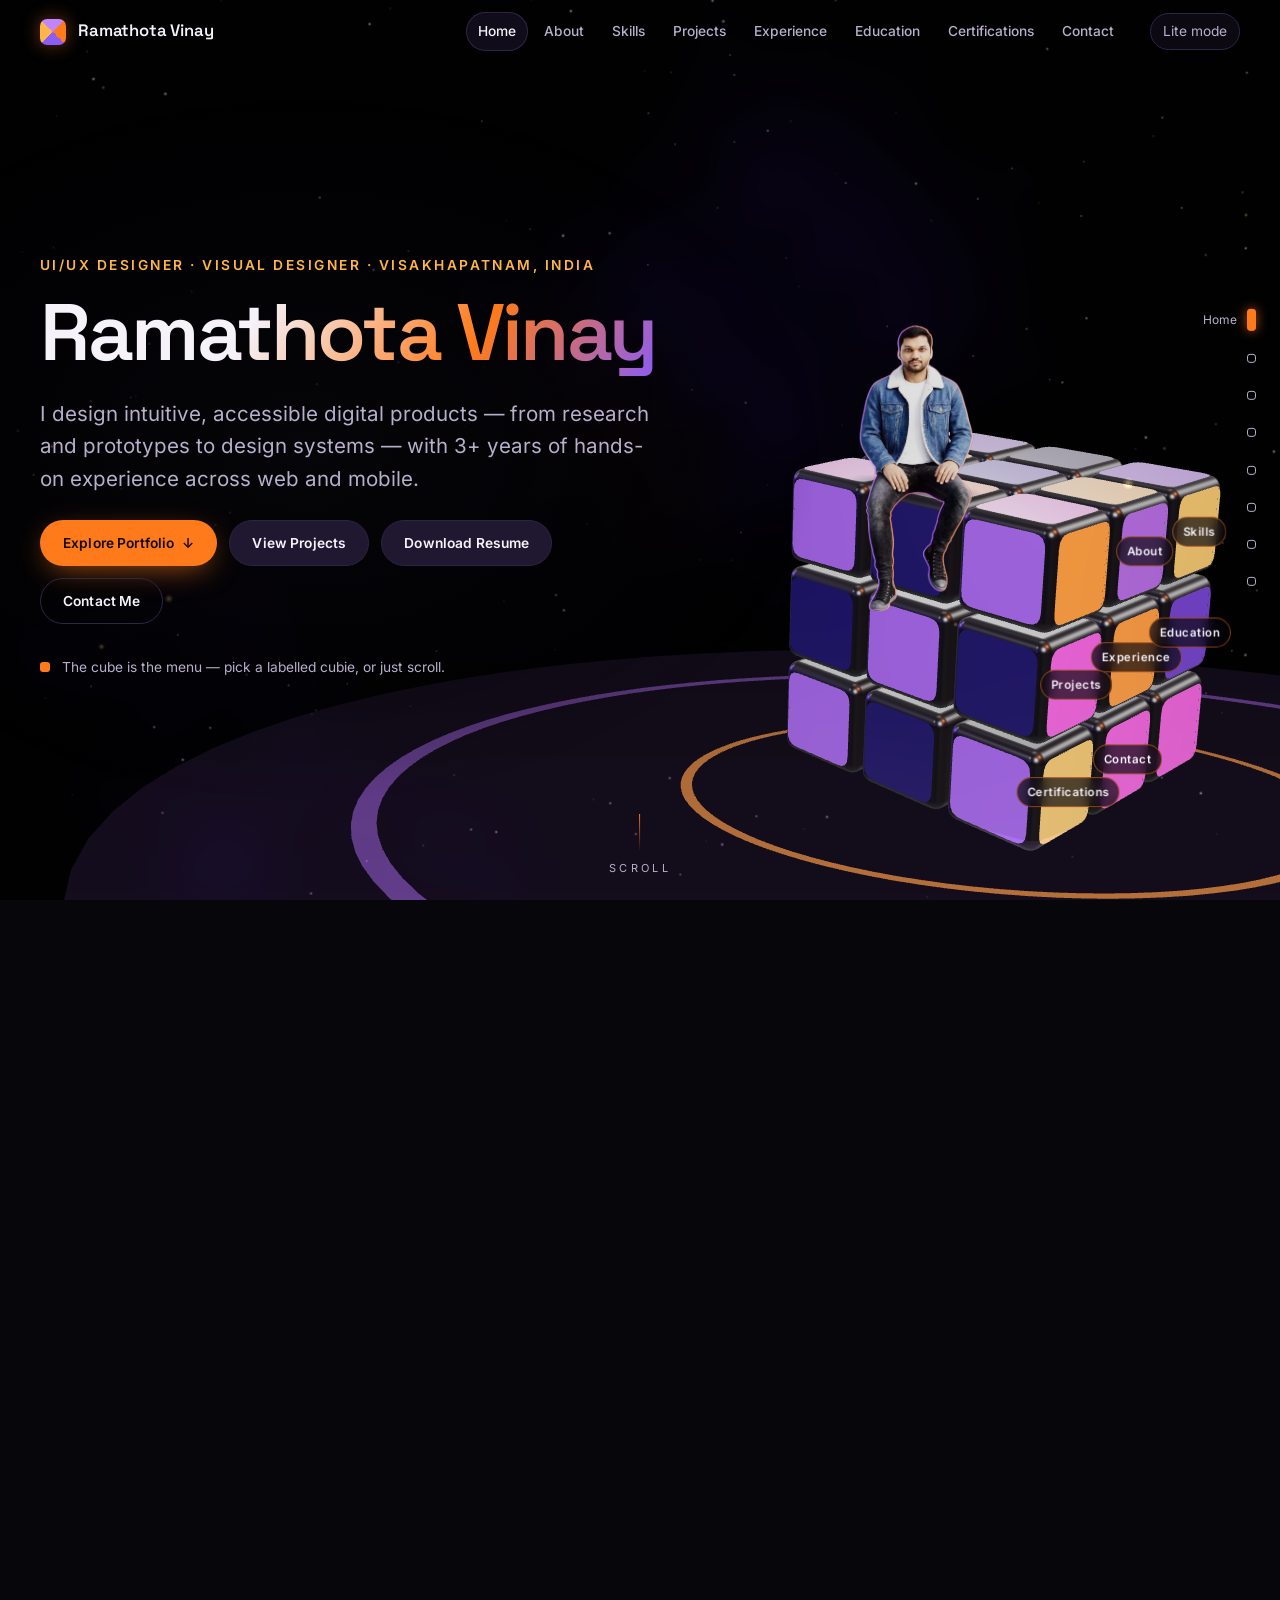
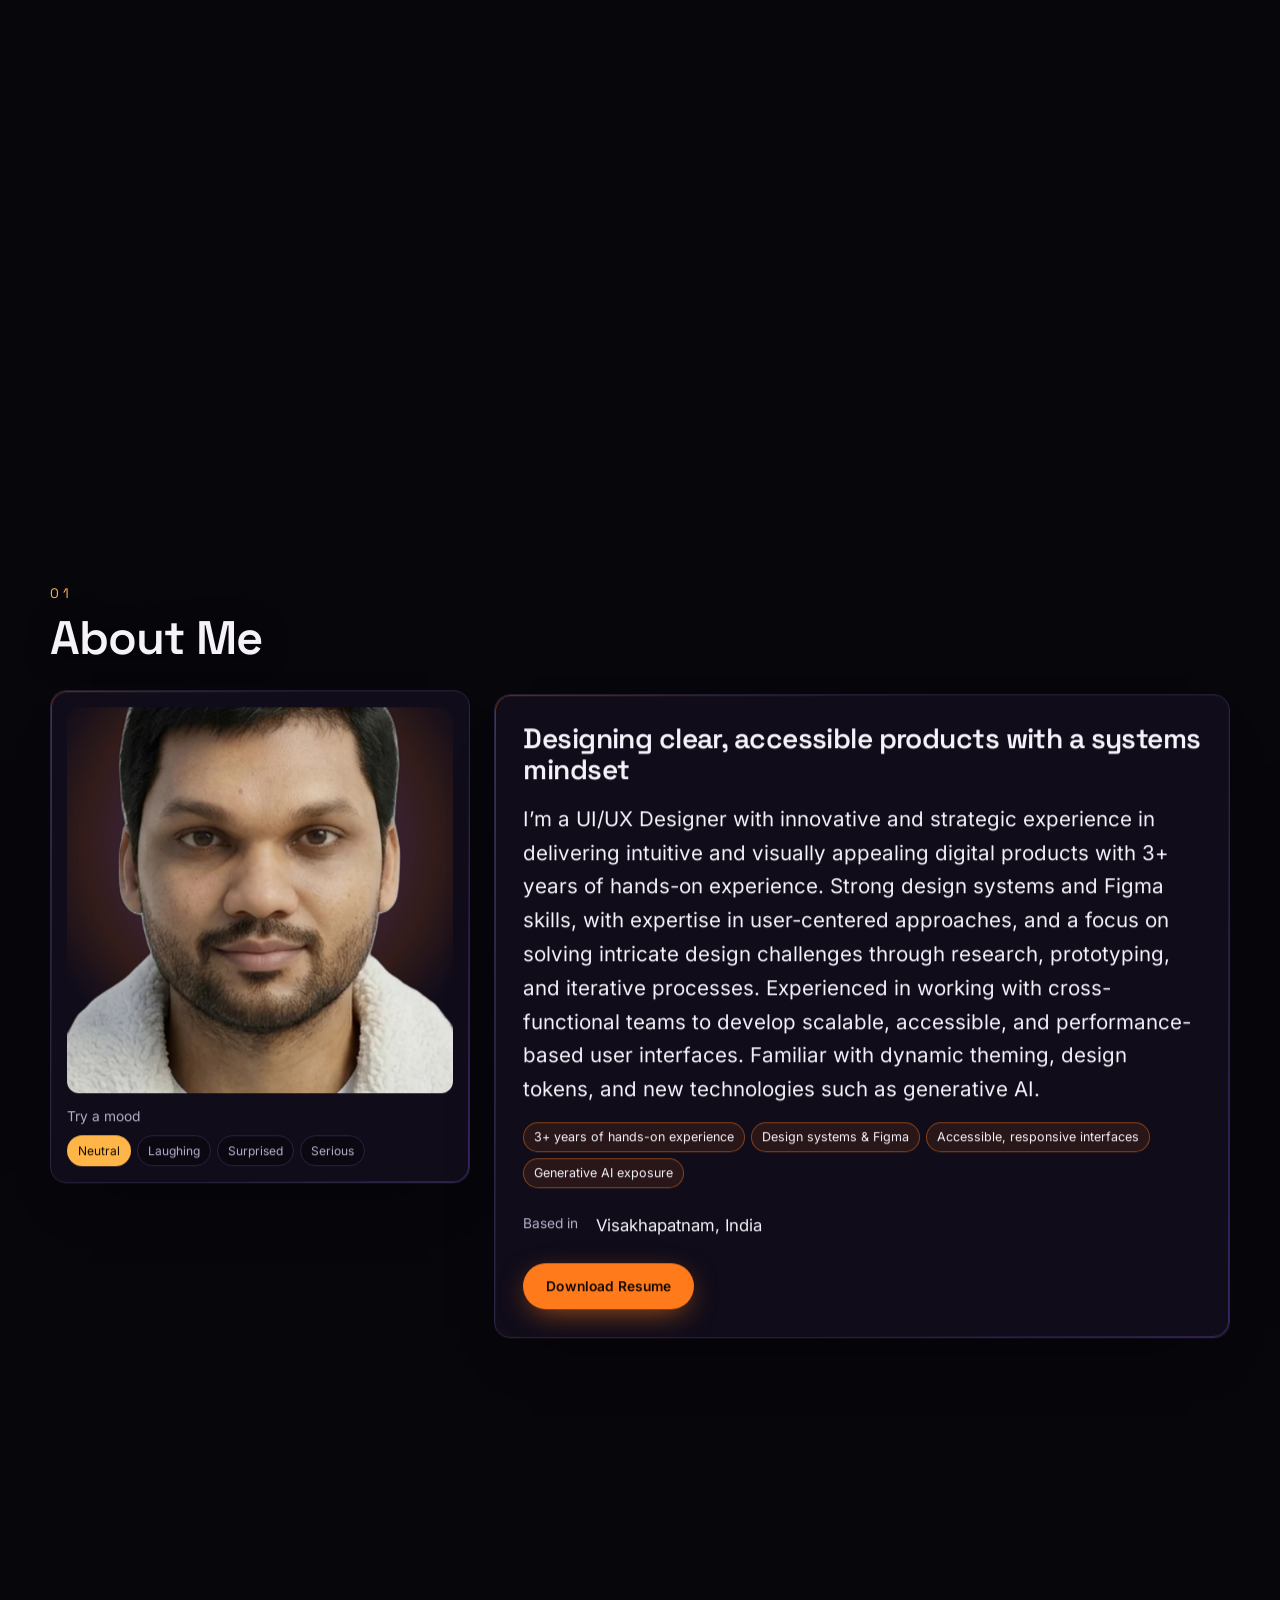
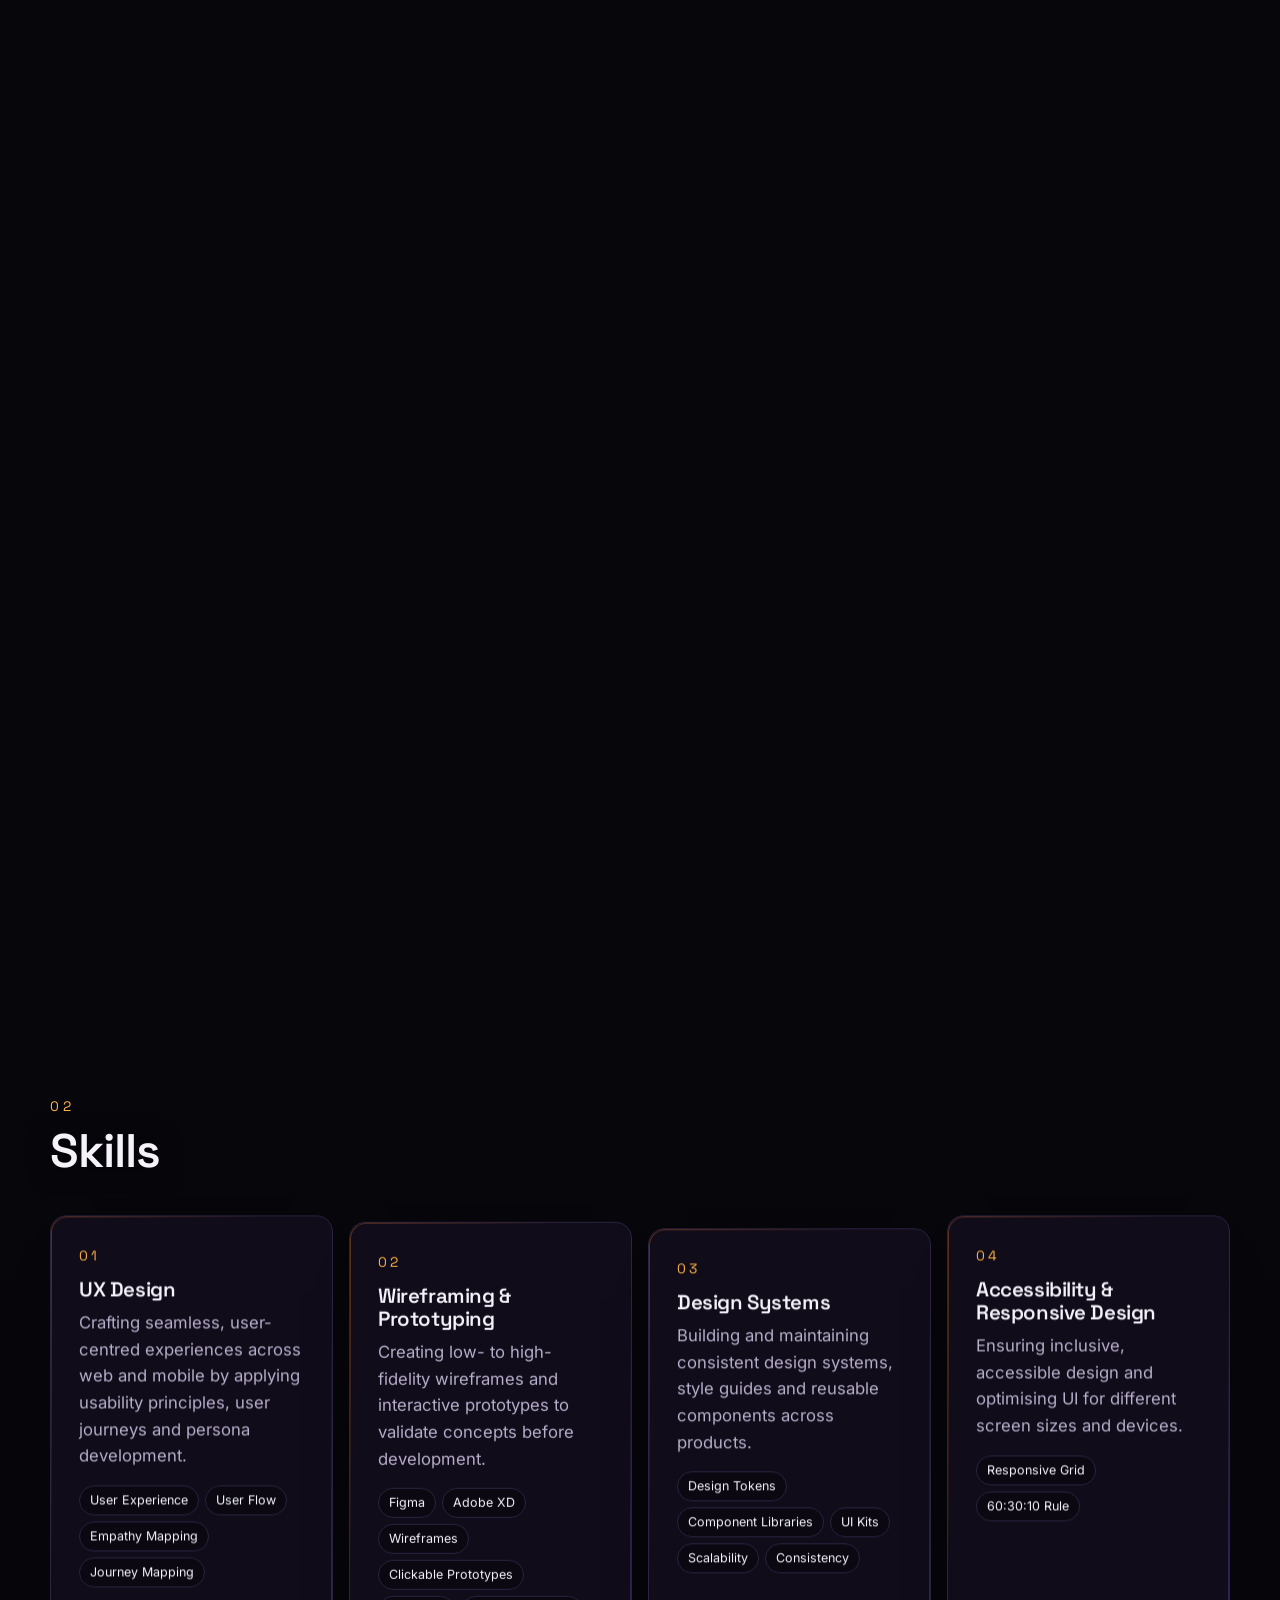
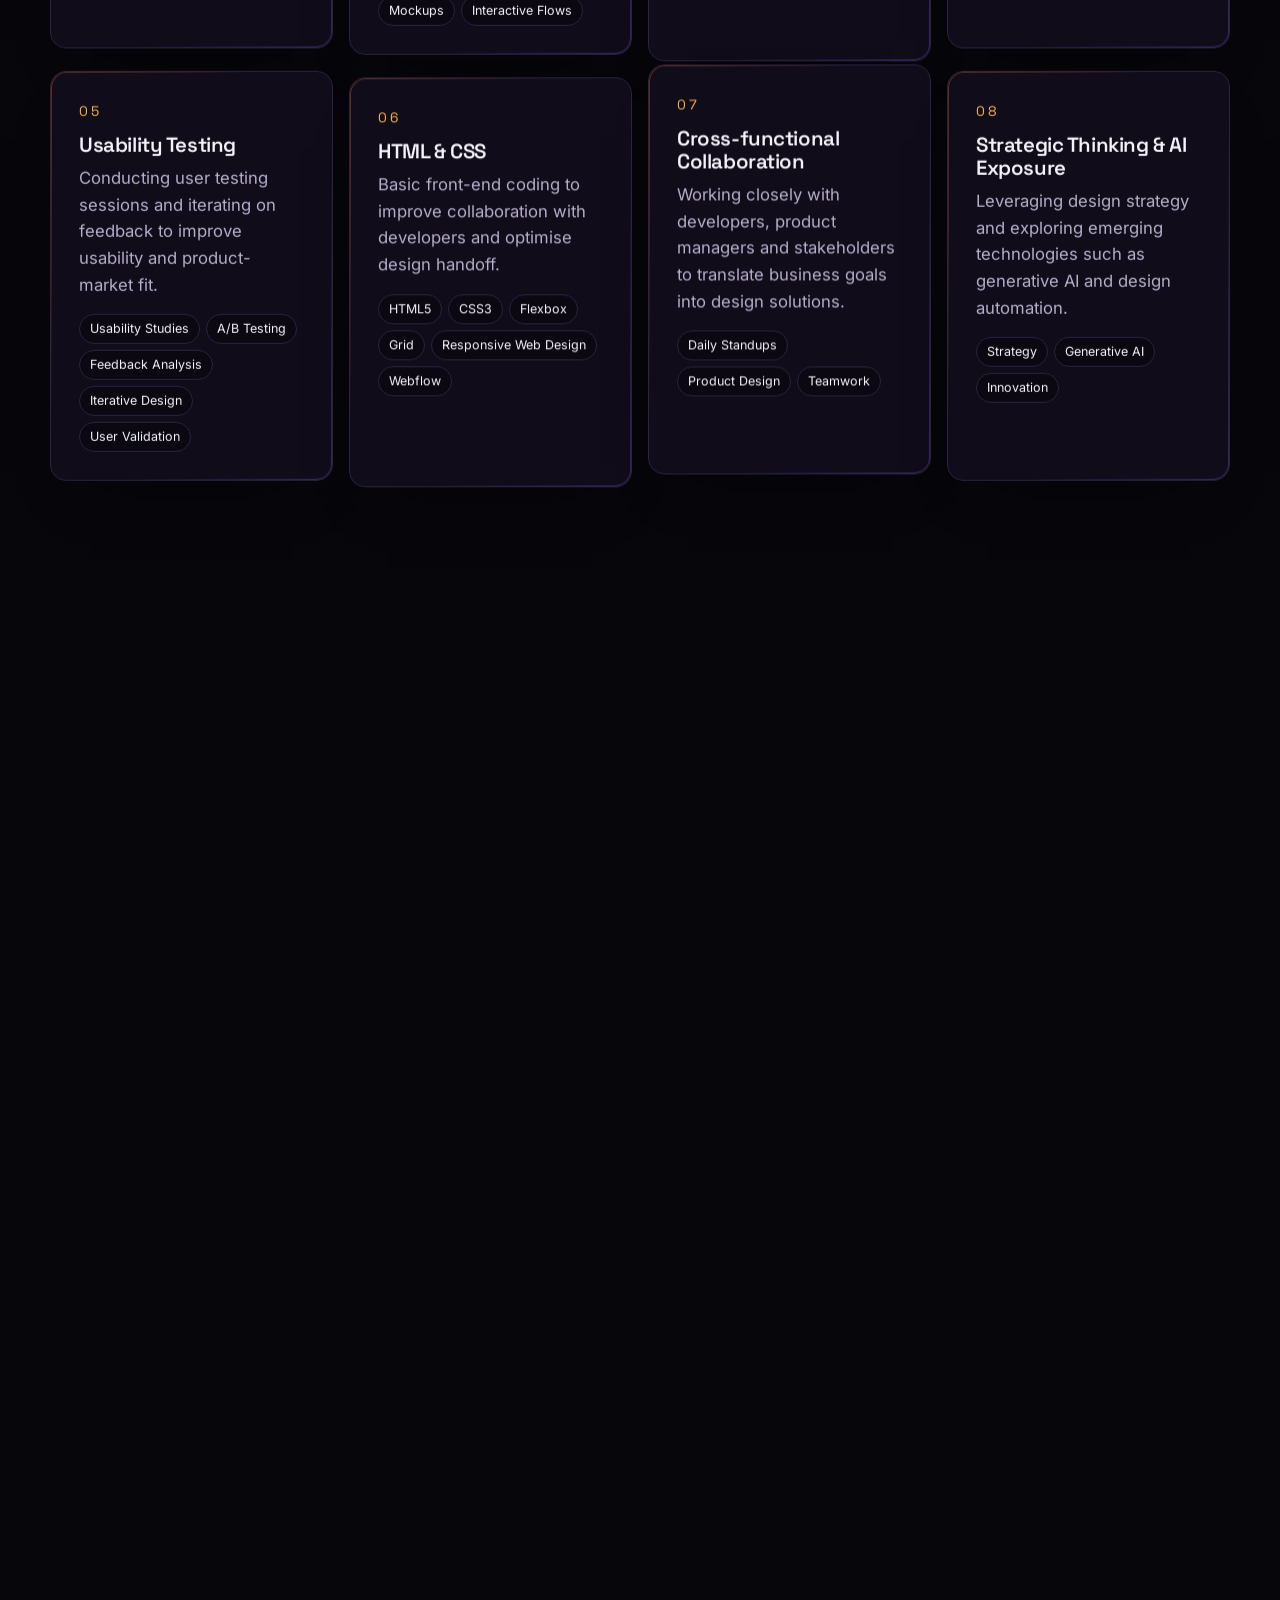
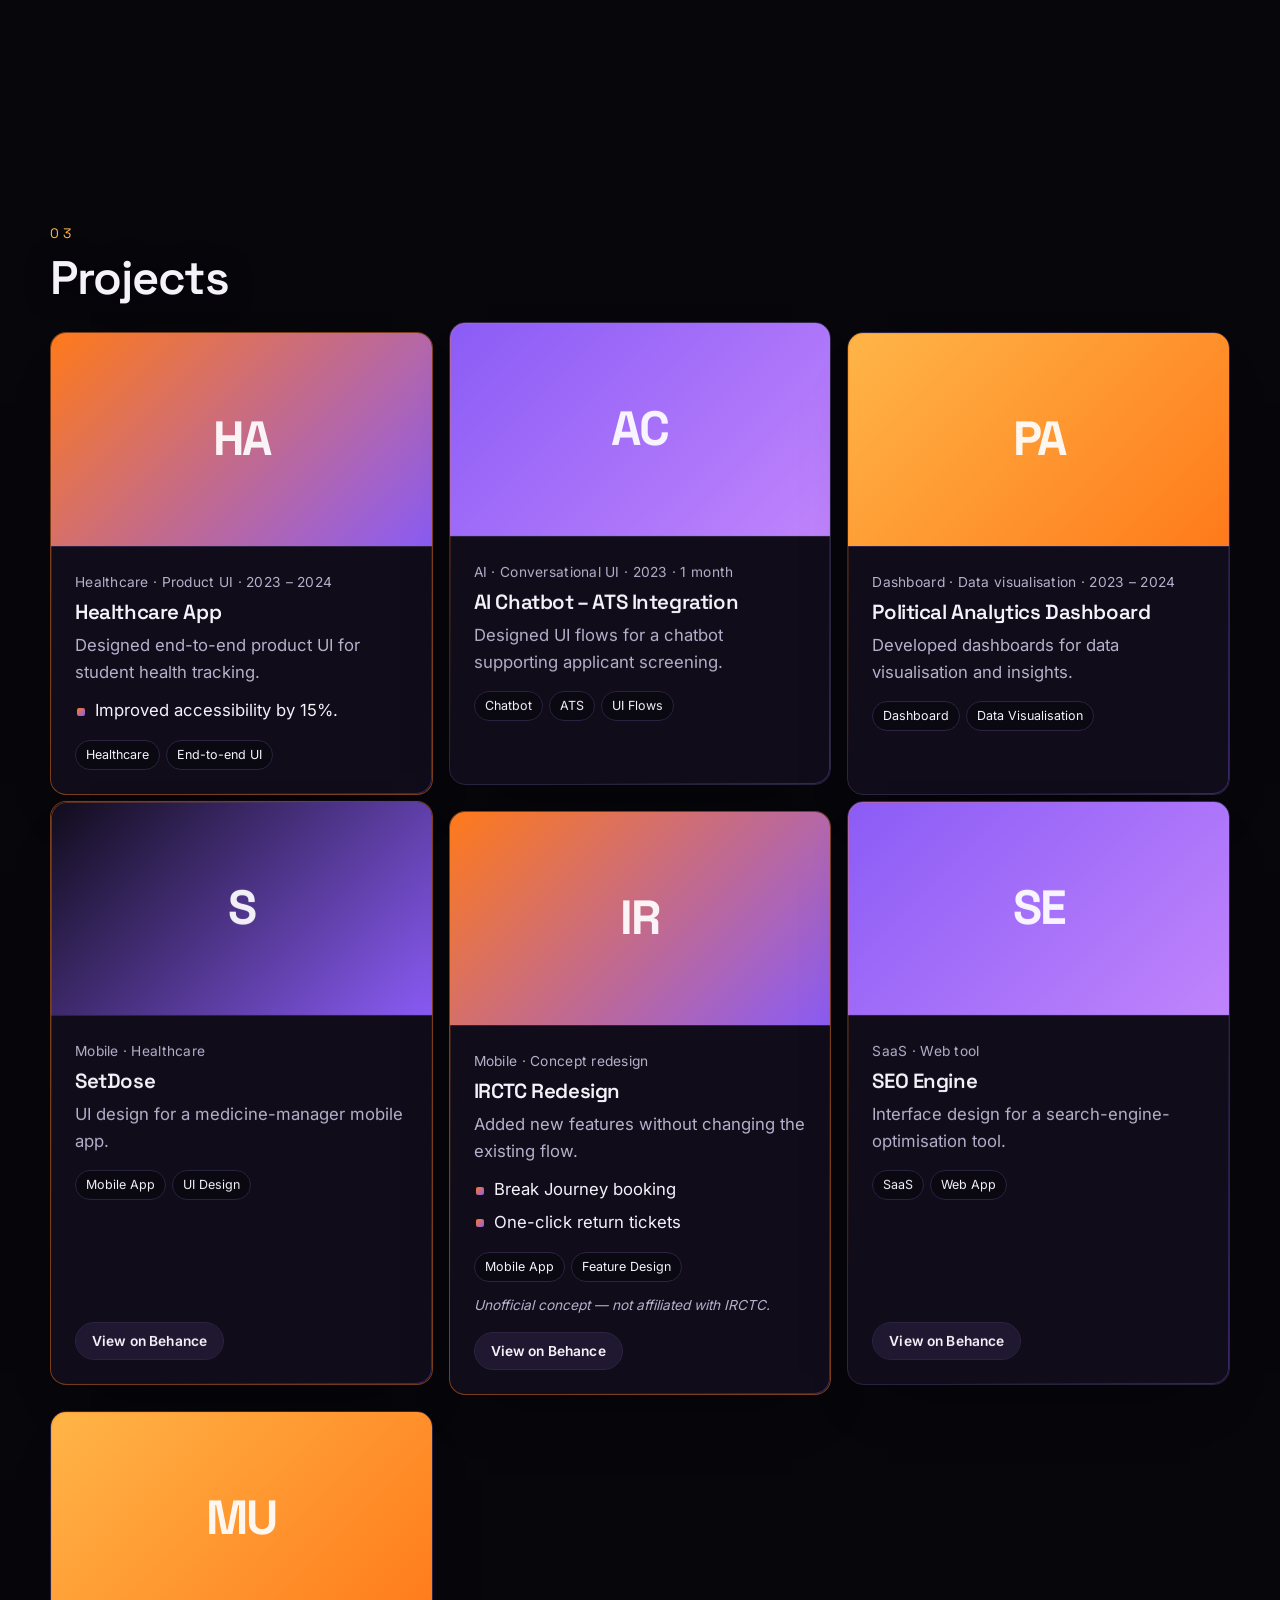
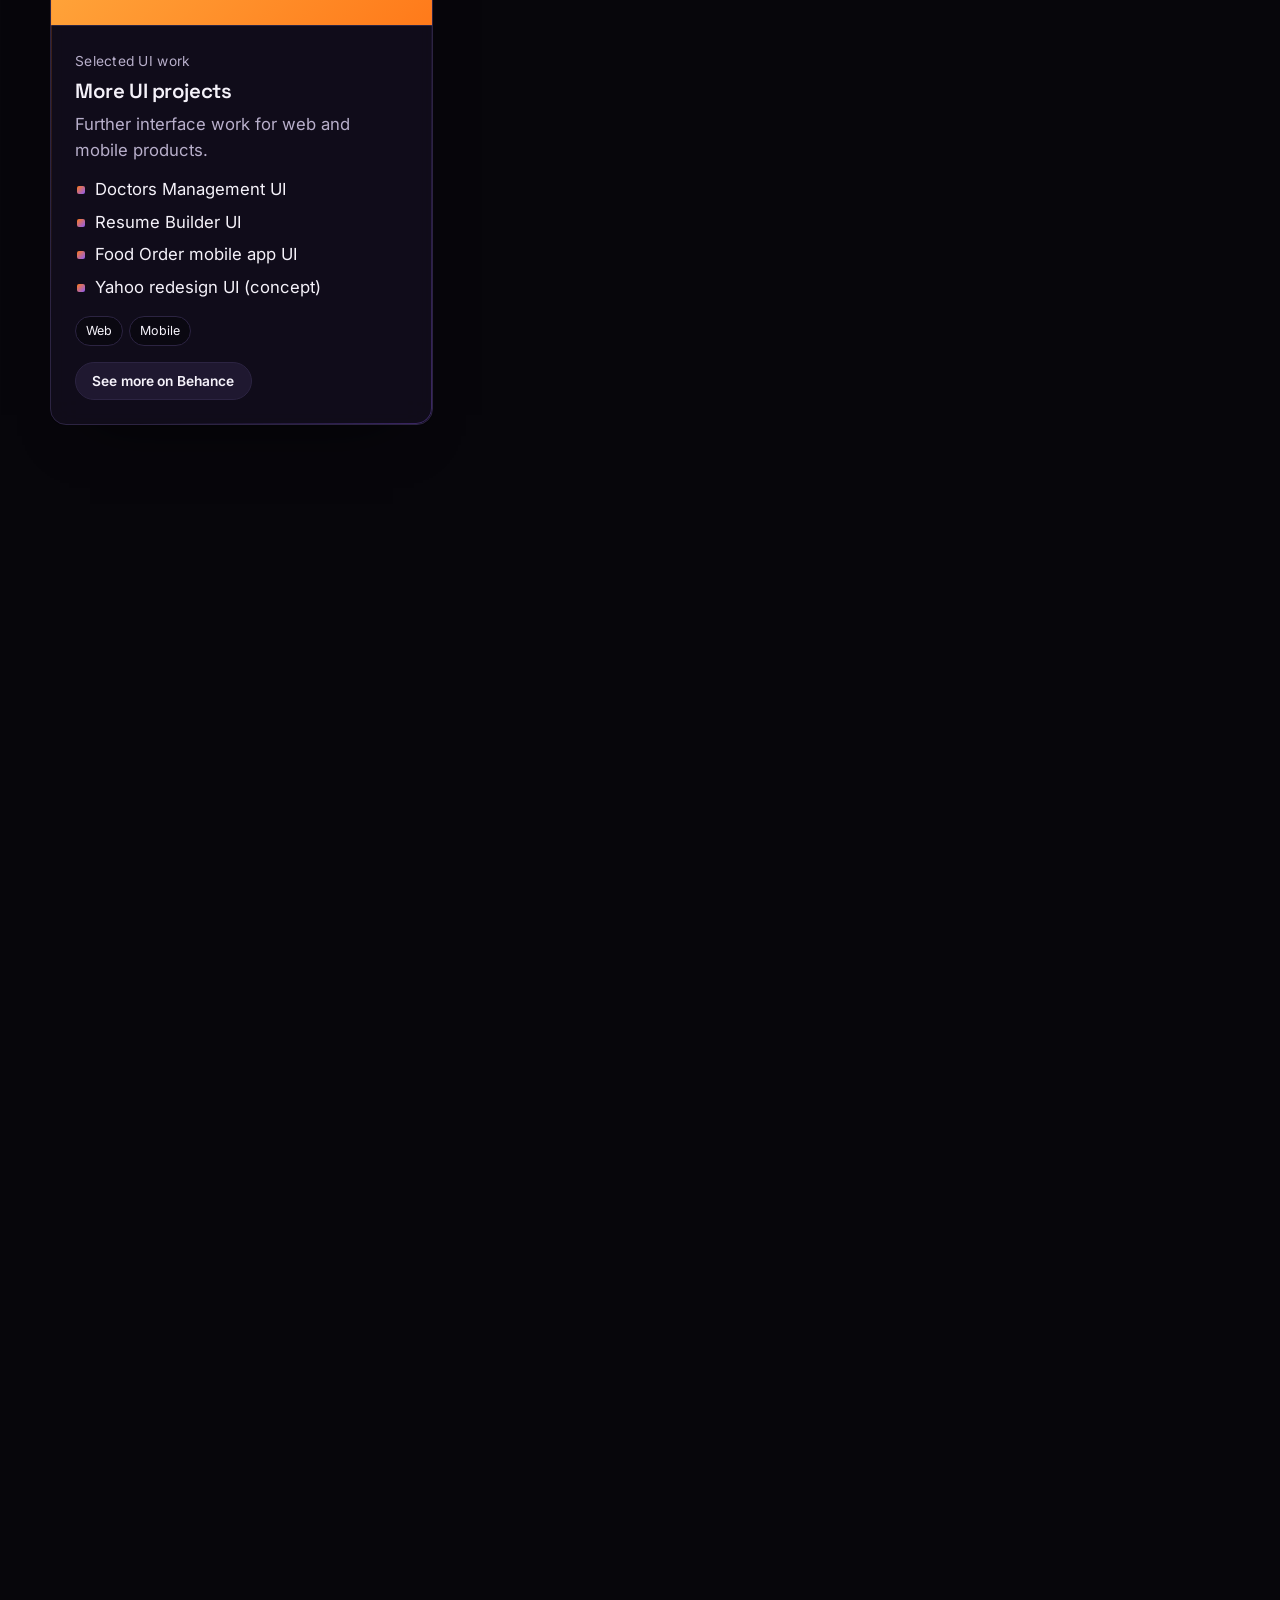
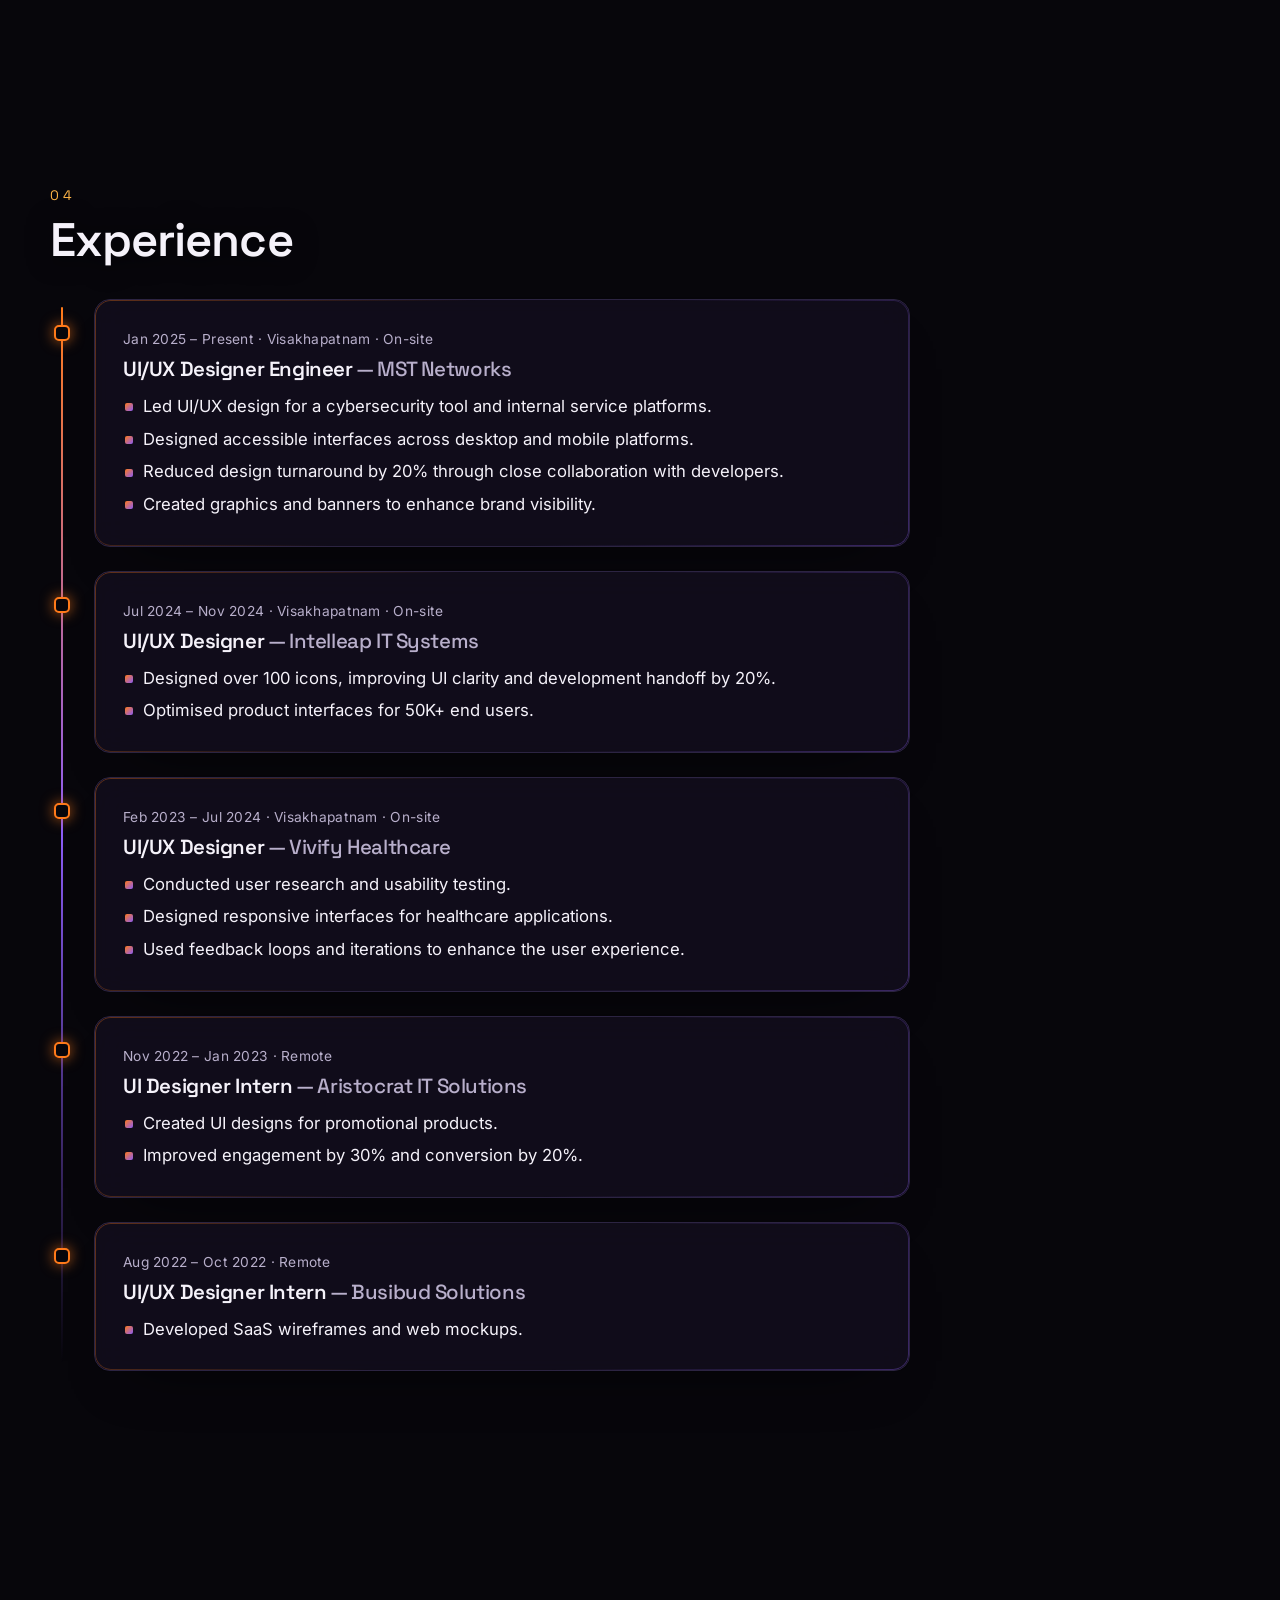
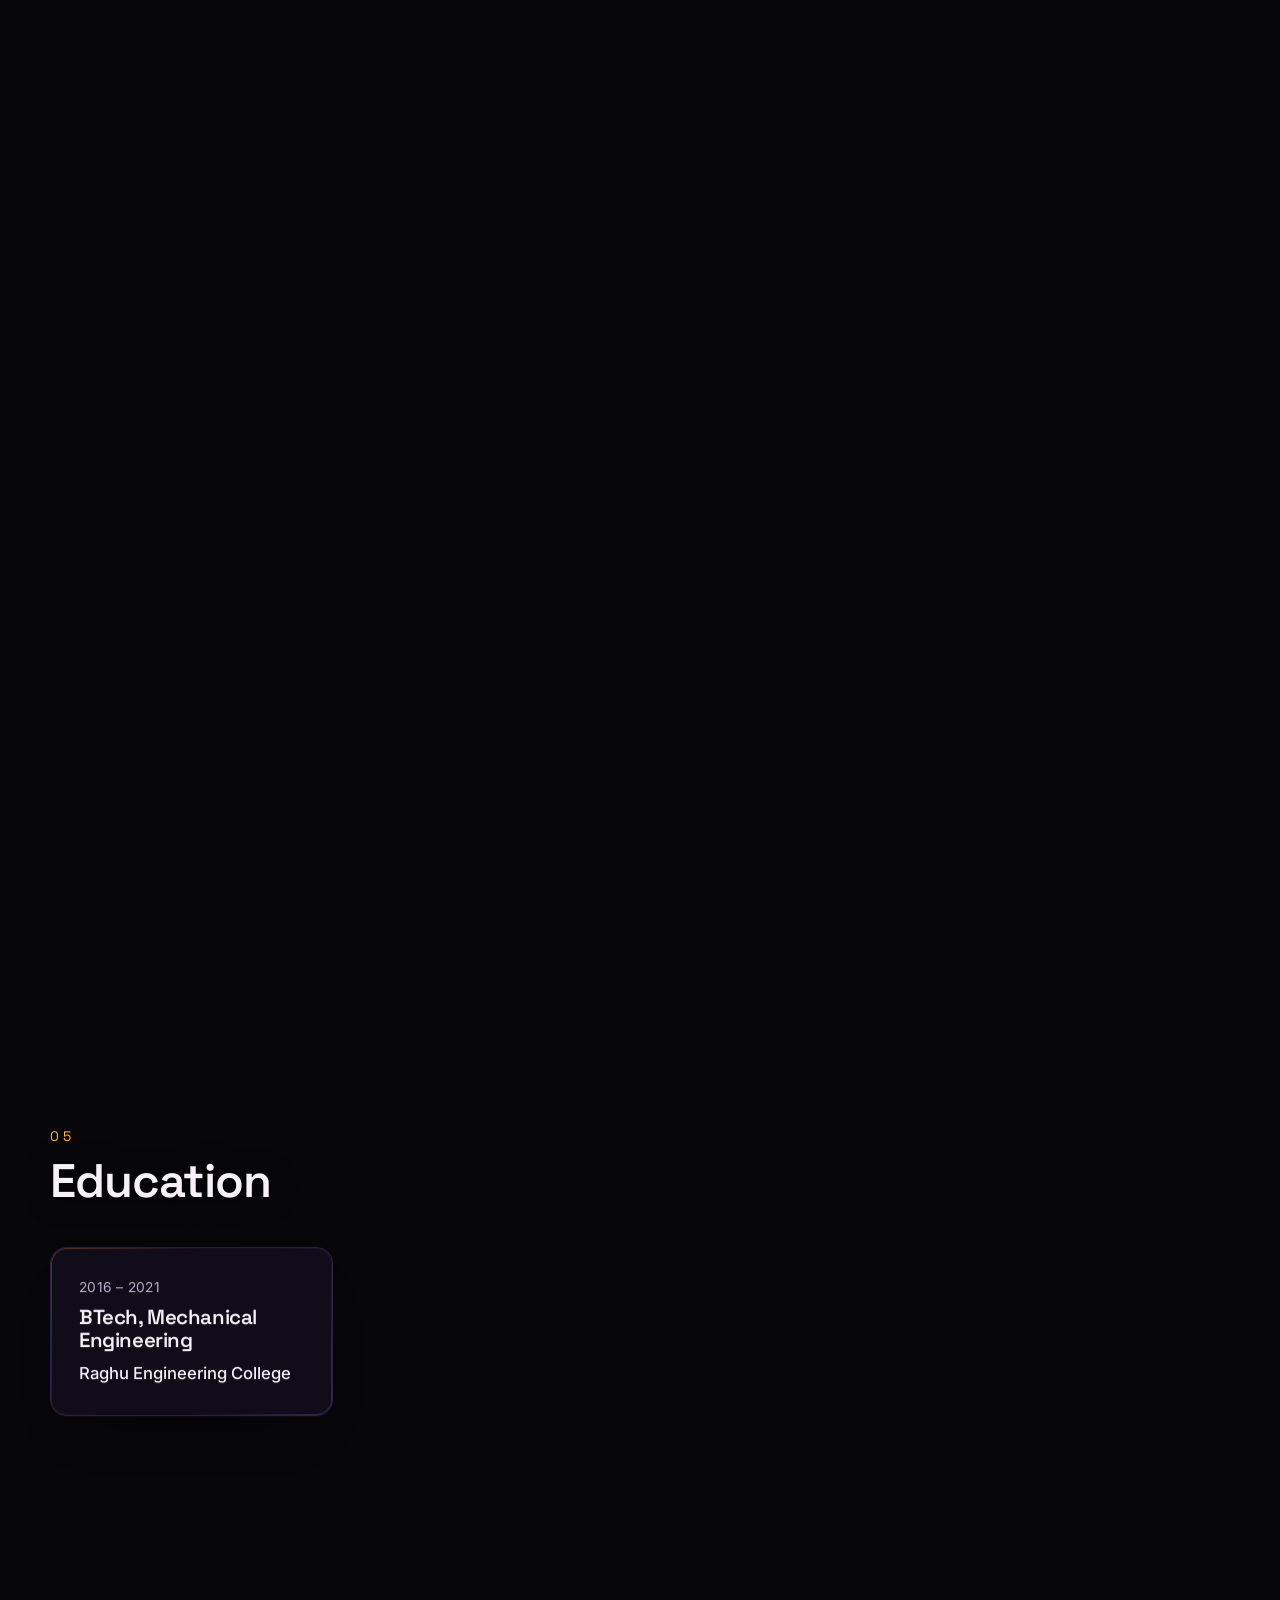
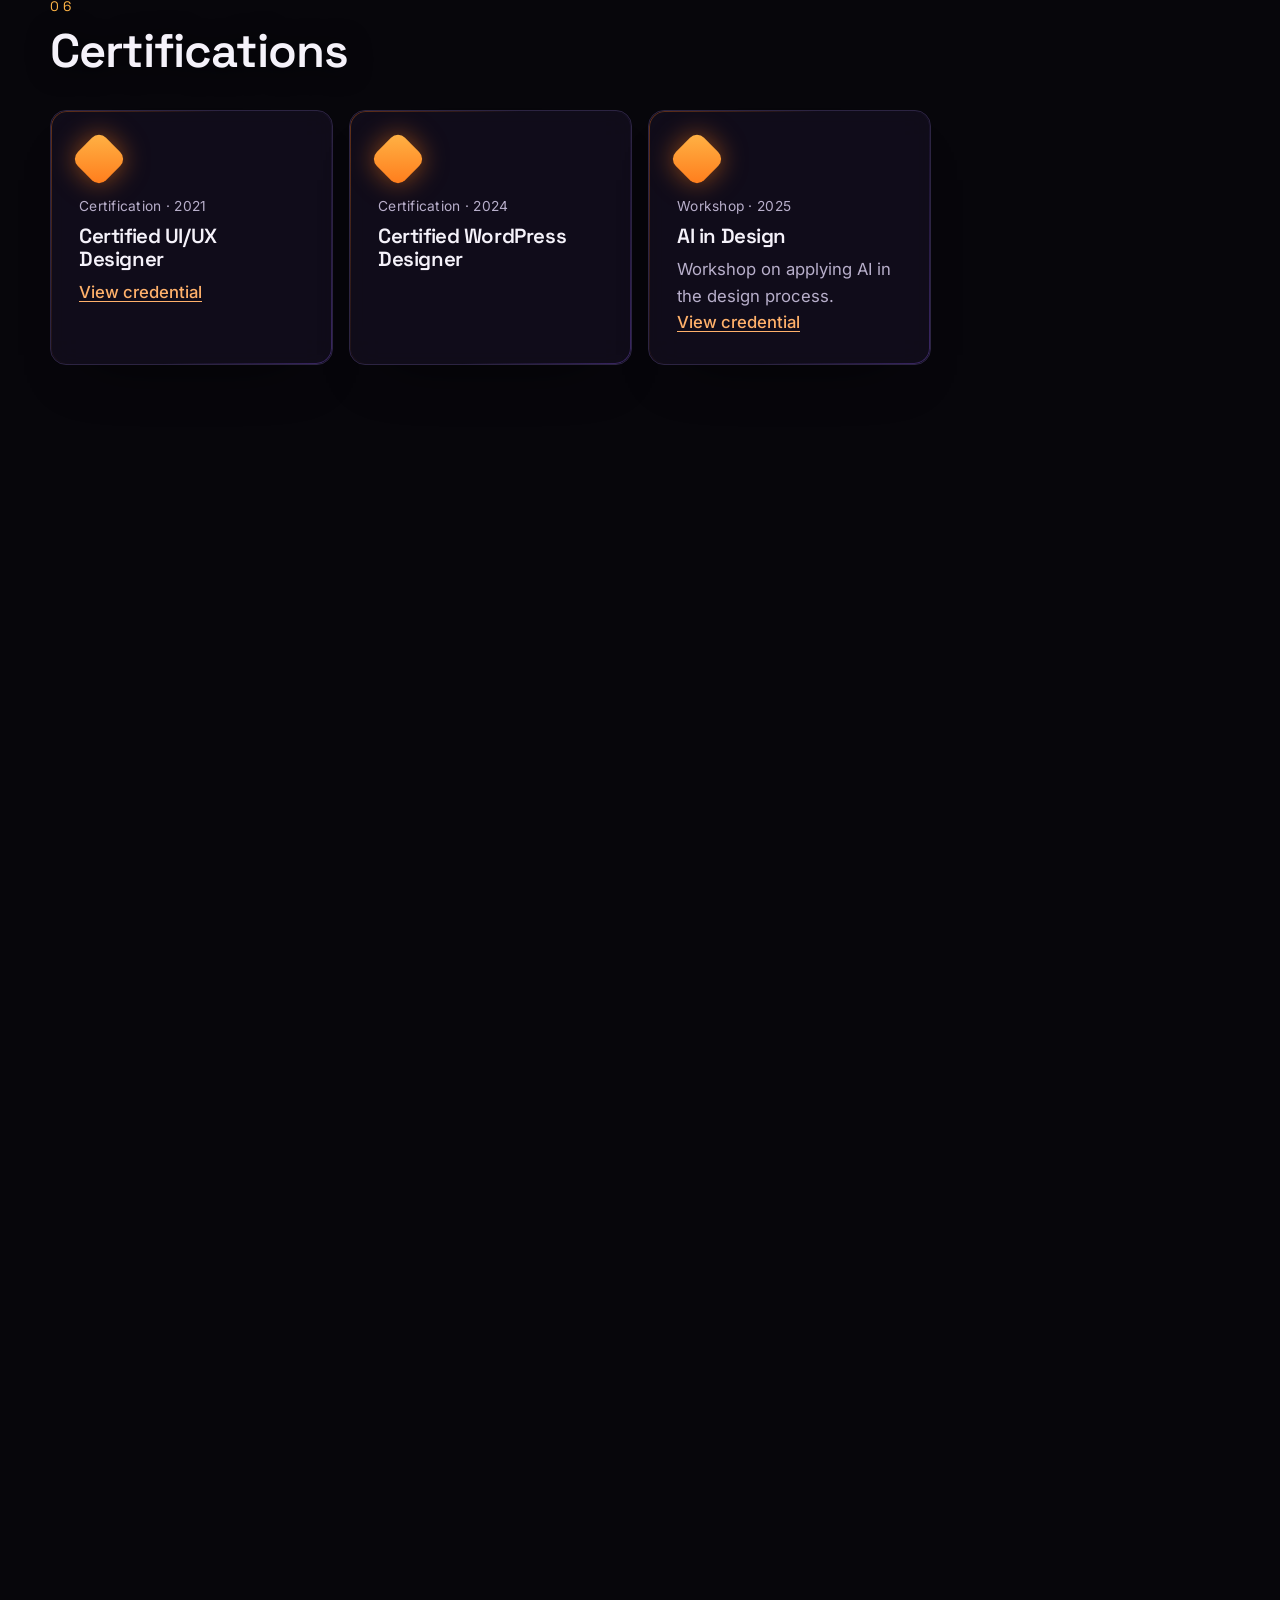
<file: index.html>
<!doctype html>
<html lang="en">
<head>
  <meta charset="utf-8">
  <meta name="viewport" content="width=device-width, initial-scale=1">
  <title>Ramathota Vinay — Portfolio</title>
  <link rel="canonical" href="https://vinayi220997.github.io/vinay-portfolio/">
  <meta http-equiv="refresh" content="0; url=./vinay-portfolio/">
  <script>location.replace('./vinay-portfolio/' + location.search + location.hash);</script>
  <style>body{margin:0;min-height:100vh;display:grid;place-items:center;background:#07060B;color:#F5F2FA;font:16px/1.5 system-ui,sans-serif}a{color:#FFB16B}</style>
</head>
<body>
  <p>The portfolio has moved to <a href="./vinay-portfolio/">vinayi220997.github.io/vinay-portfolio/</a>.</p>
</body>
</html>
</file>
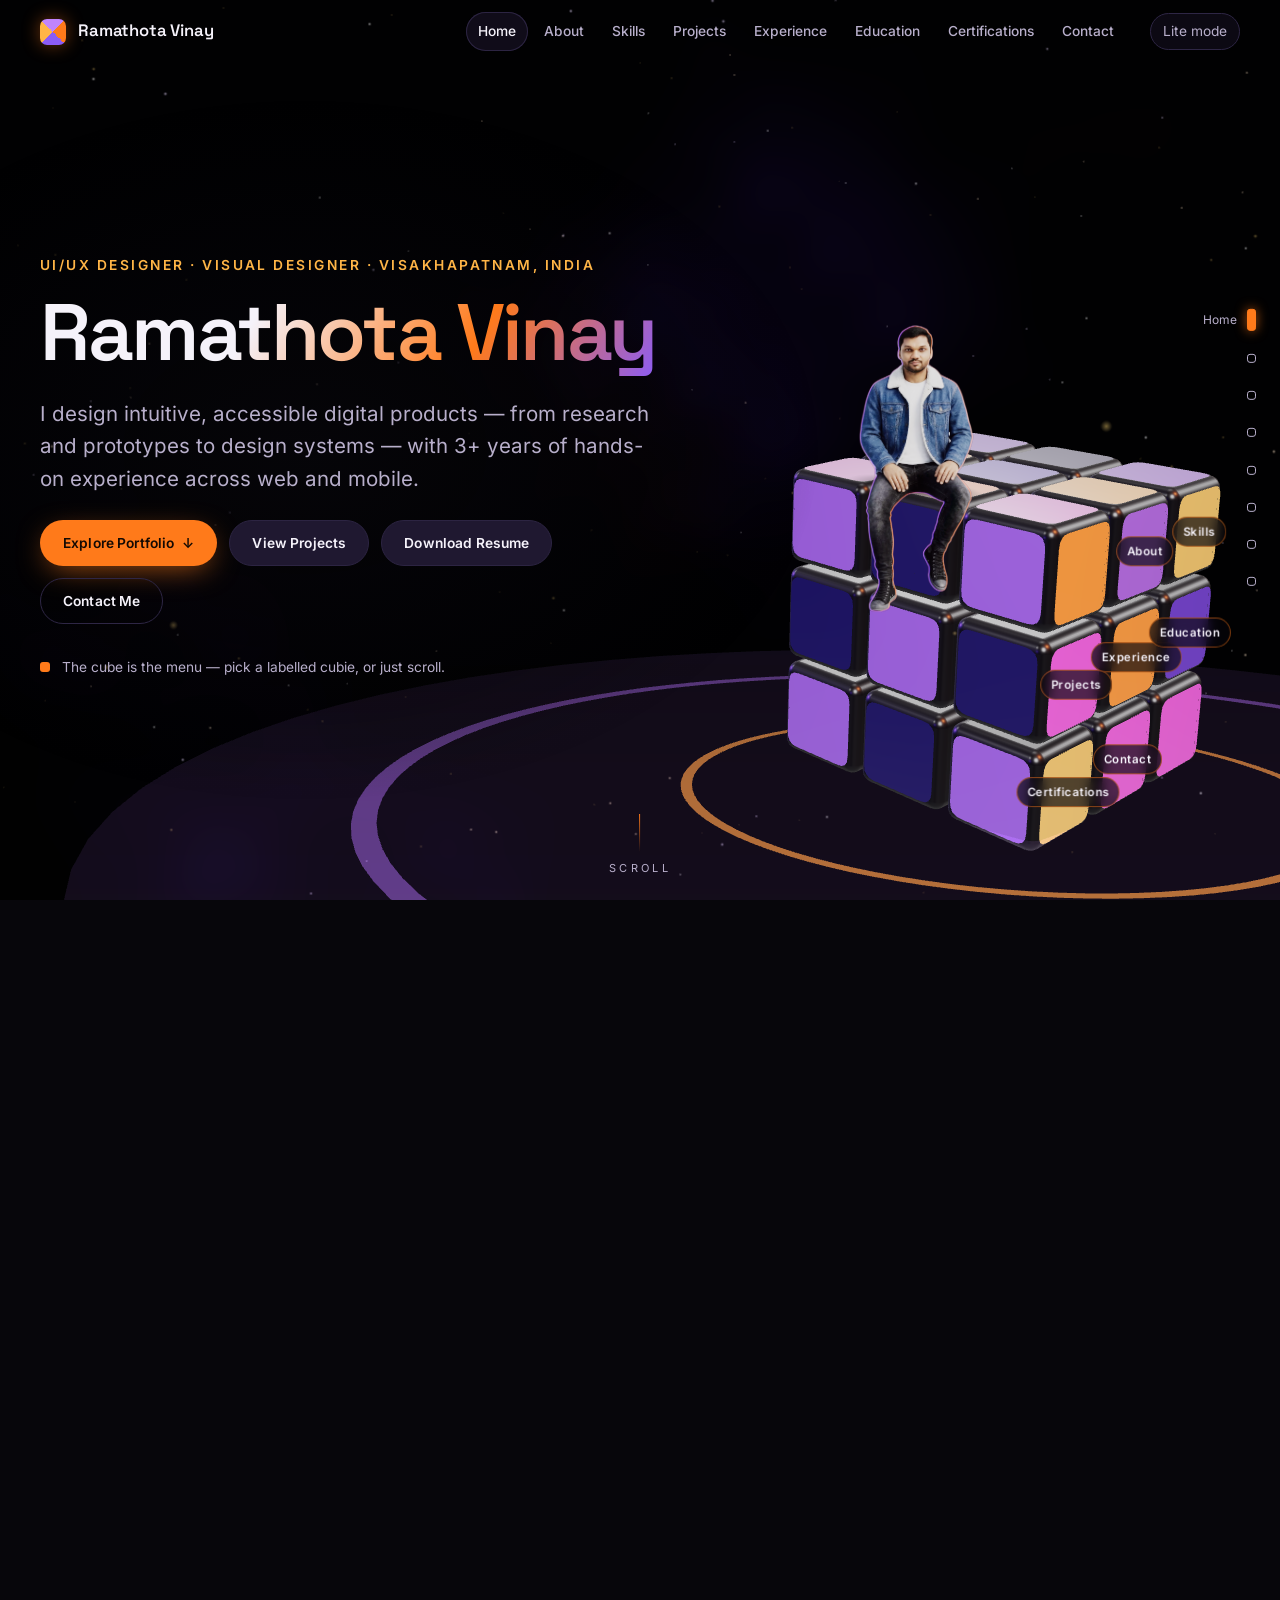
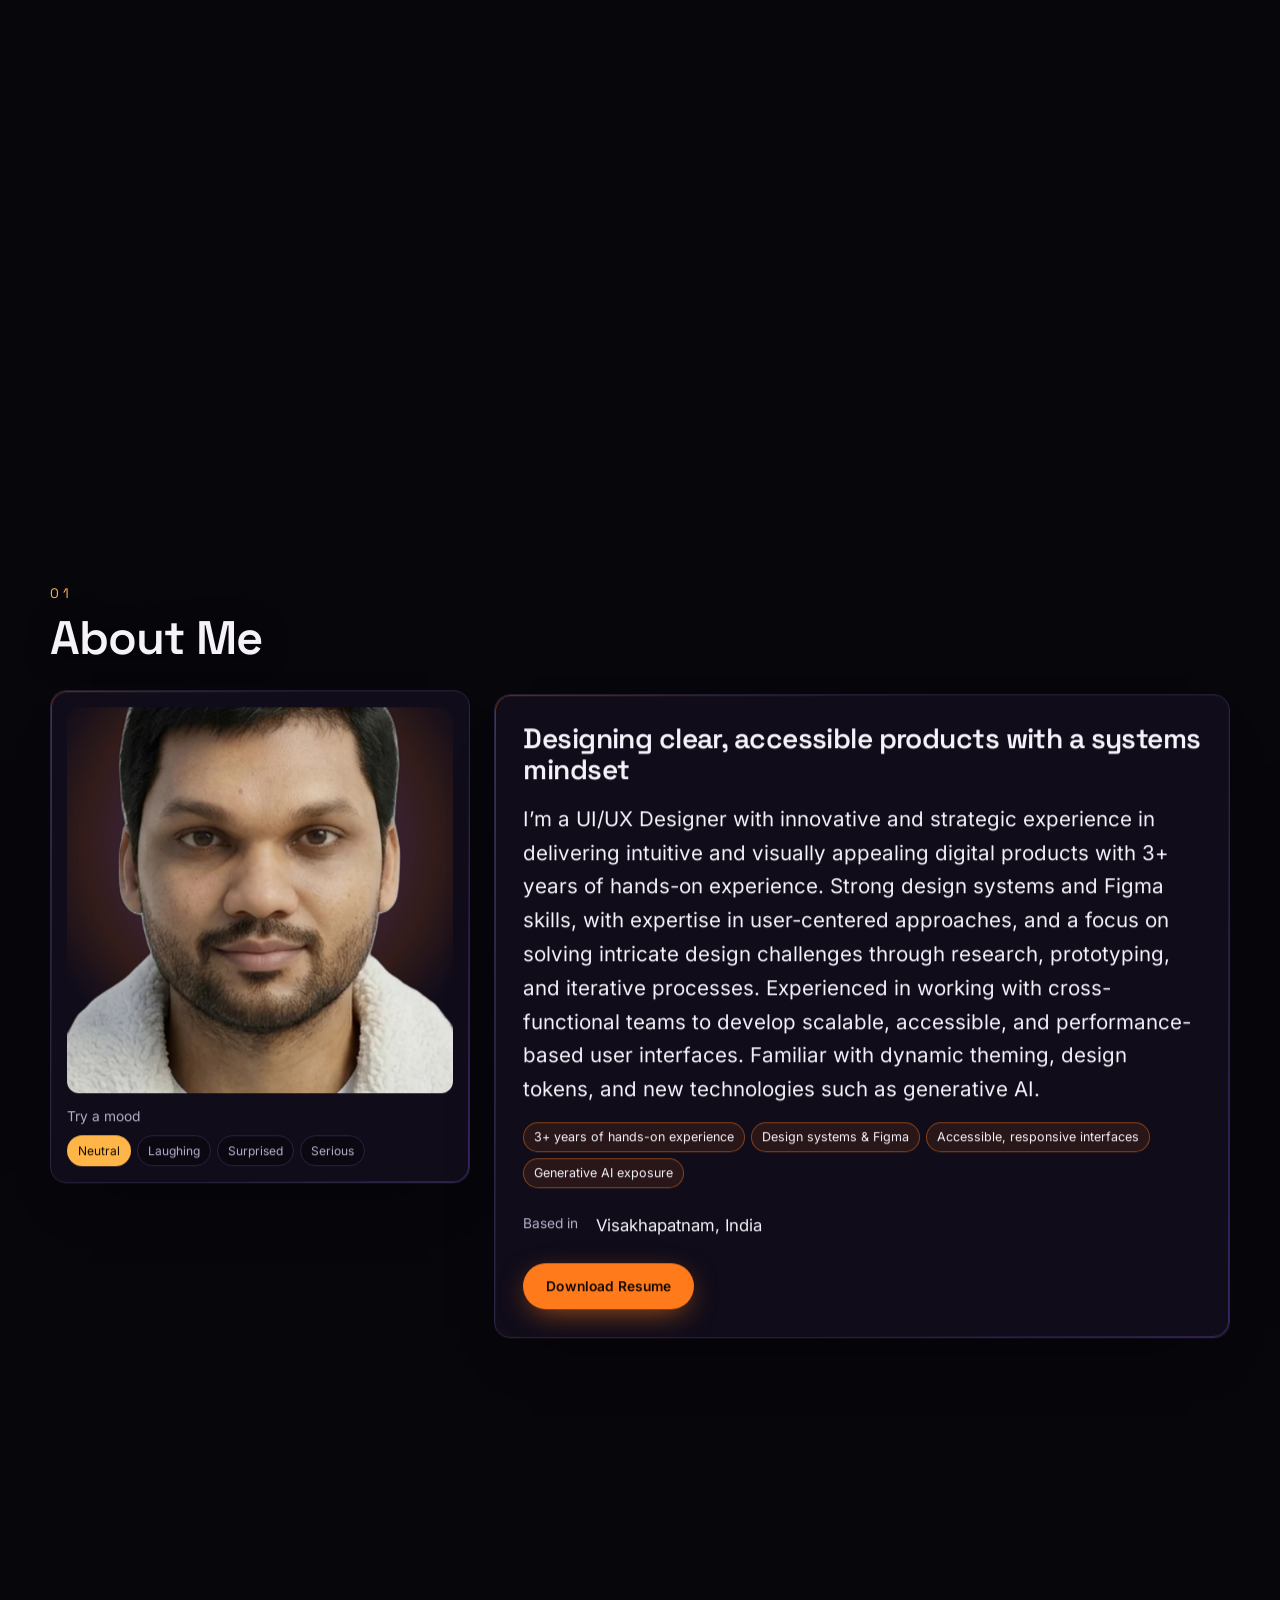
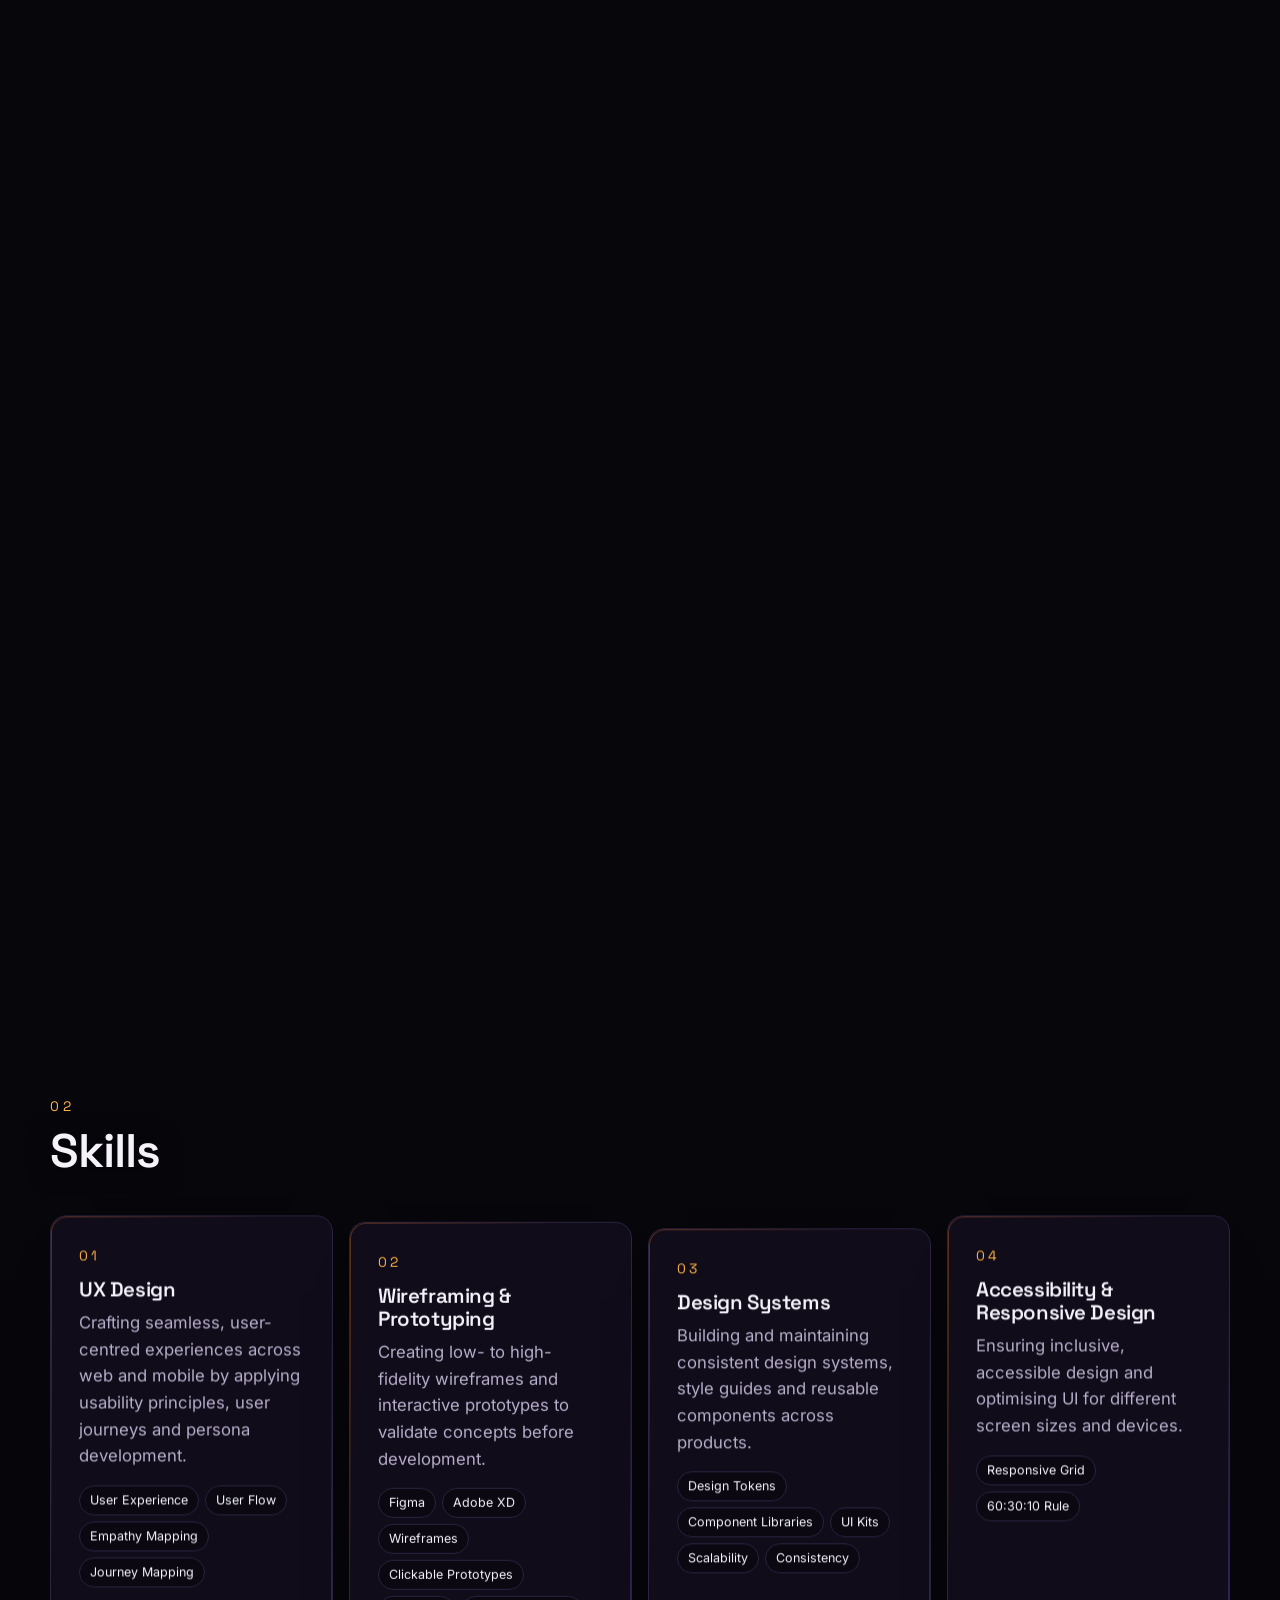
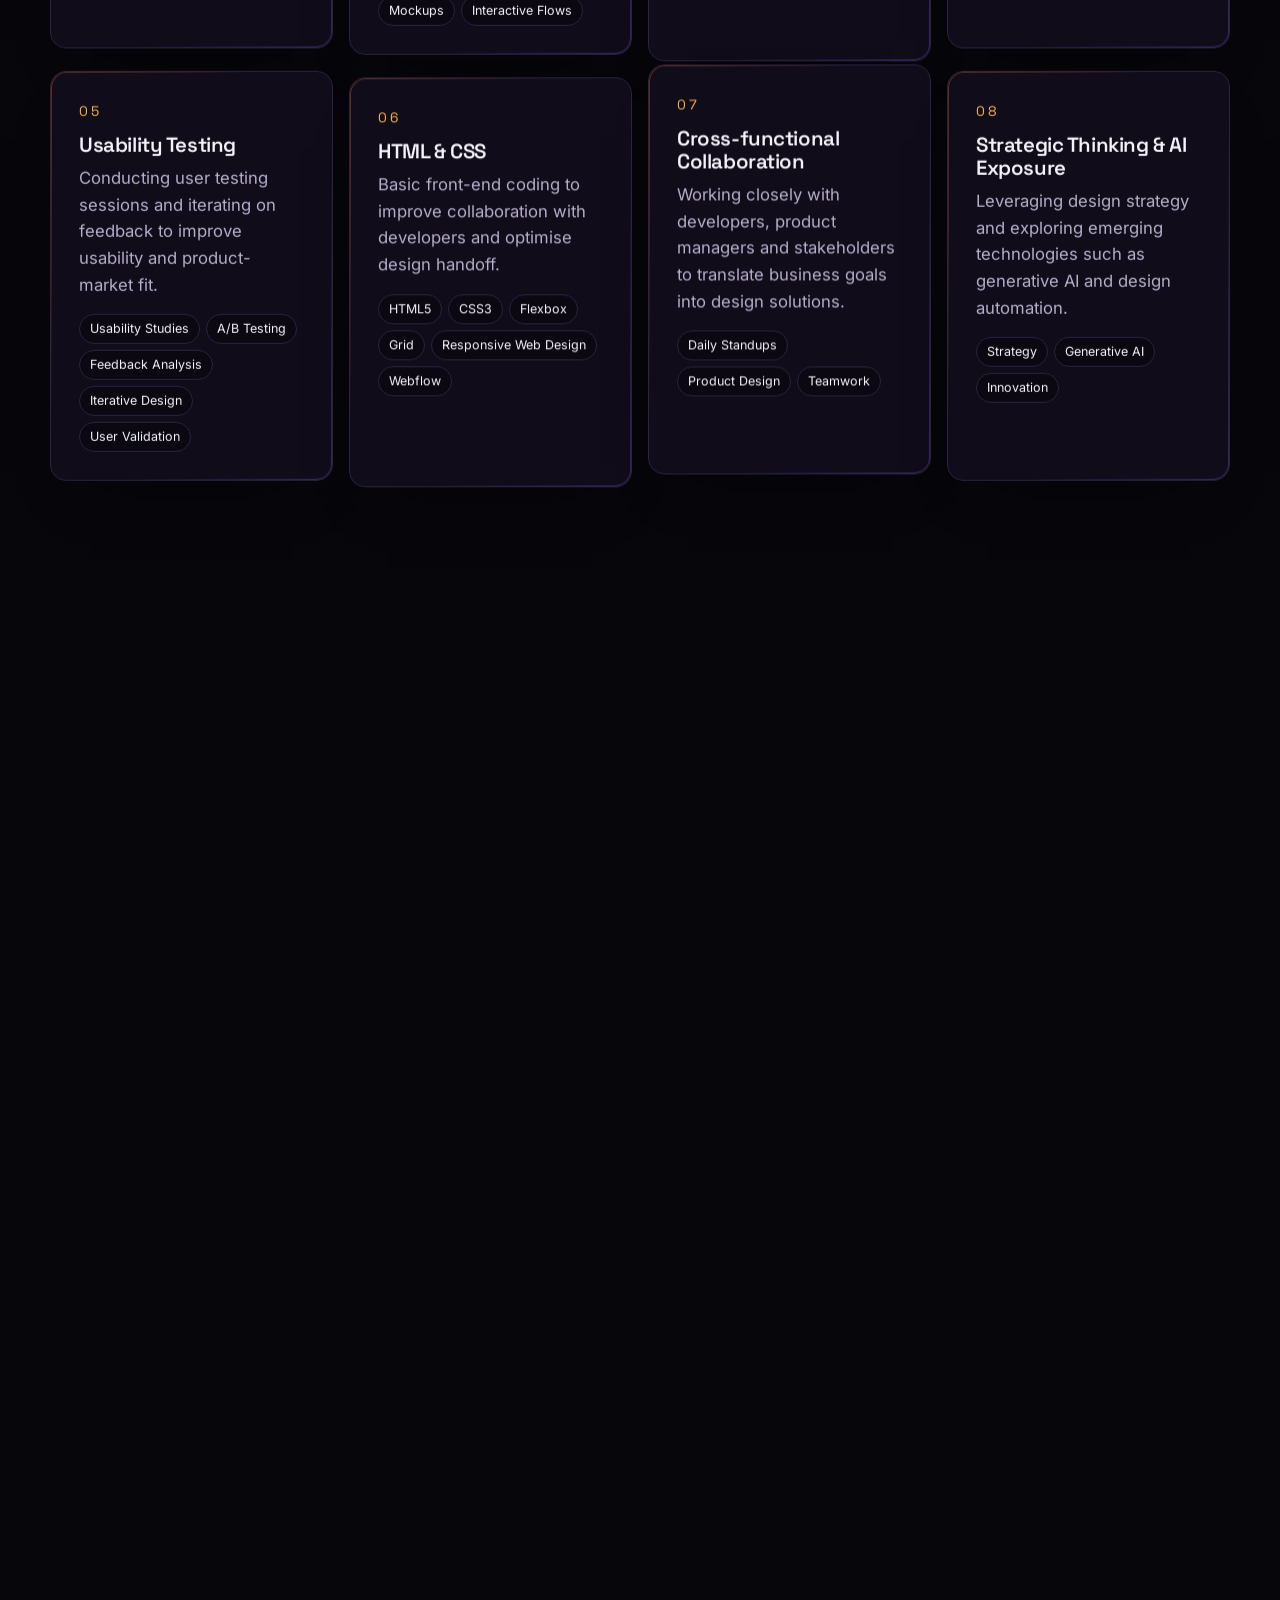
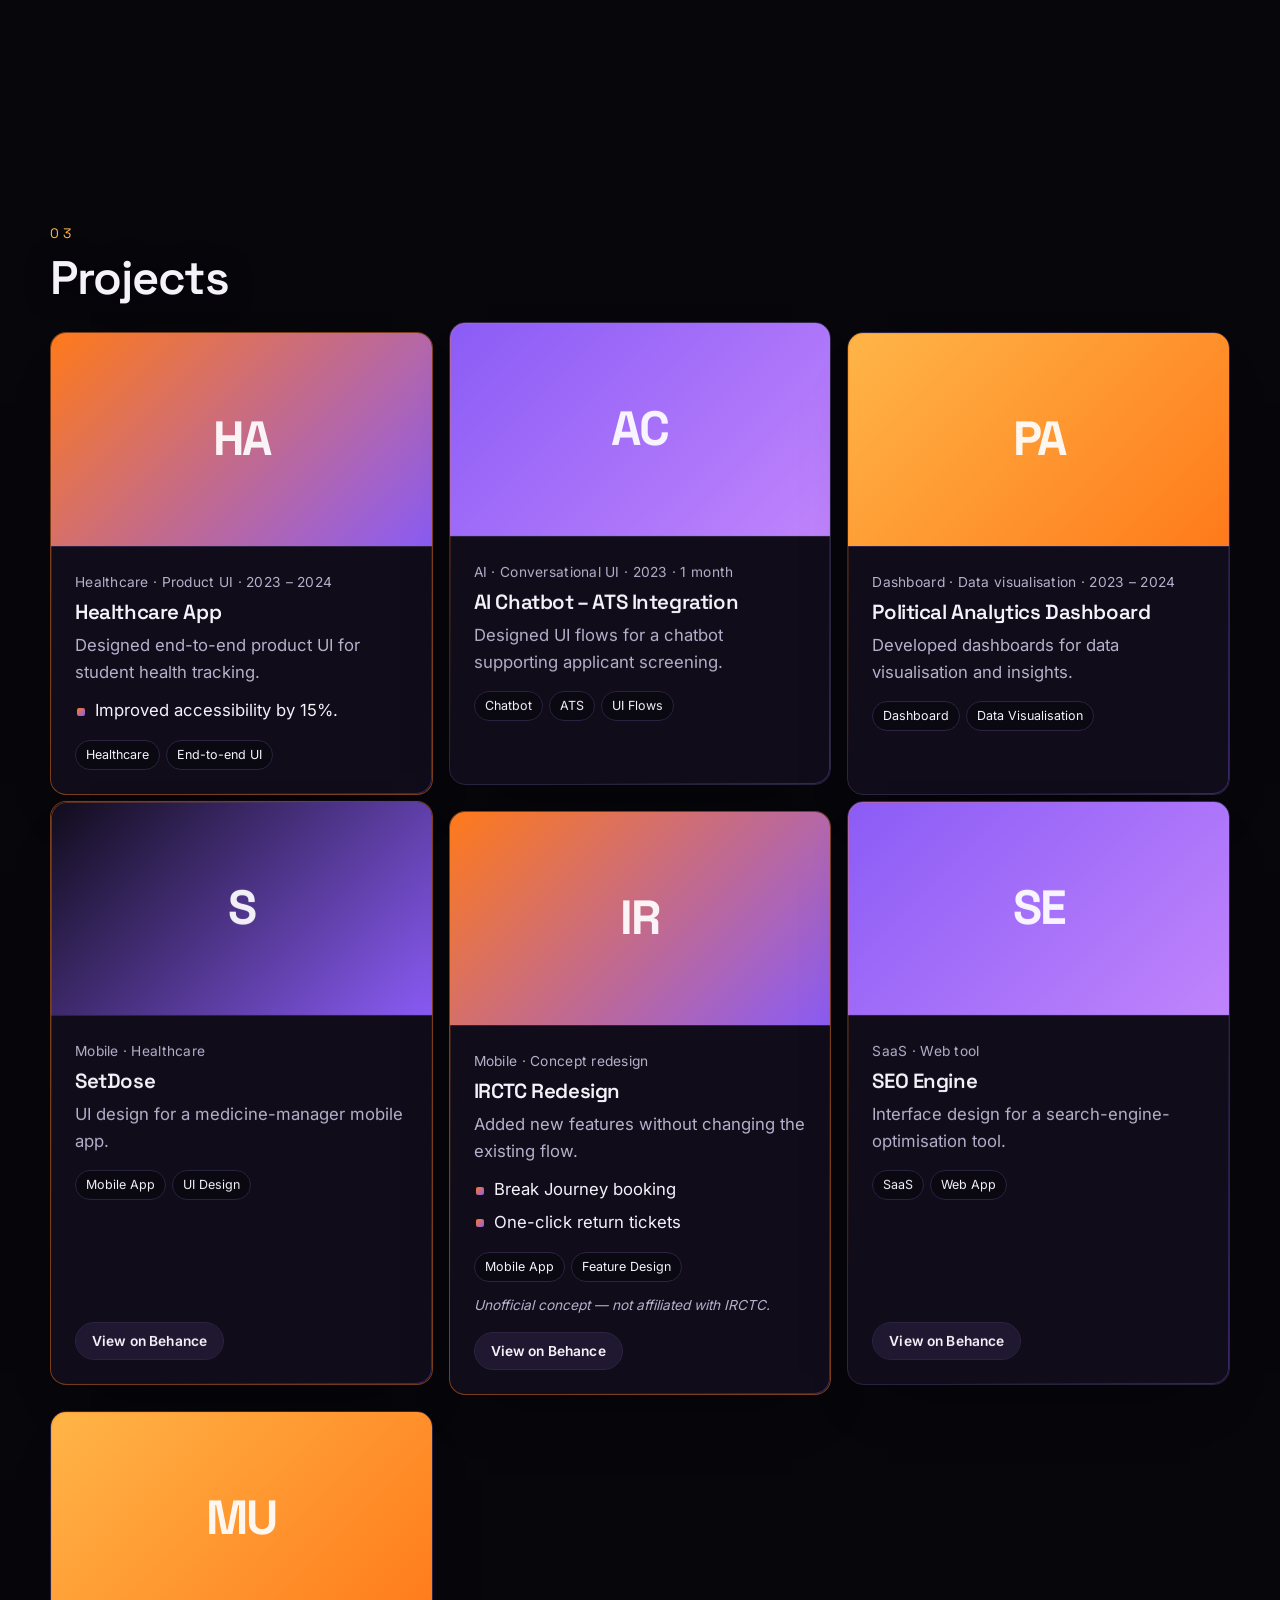
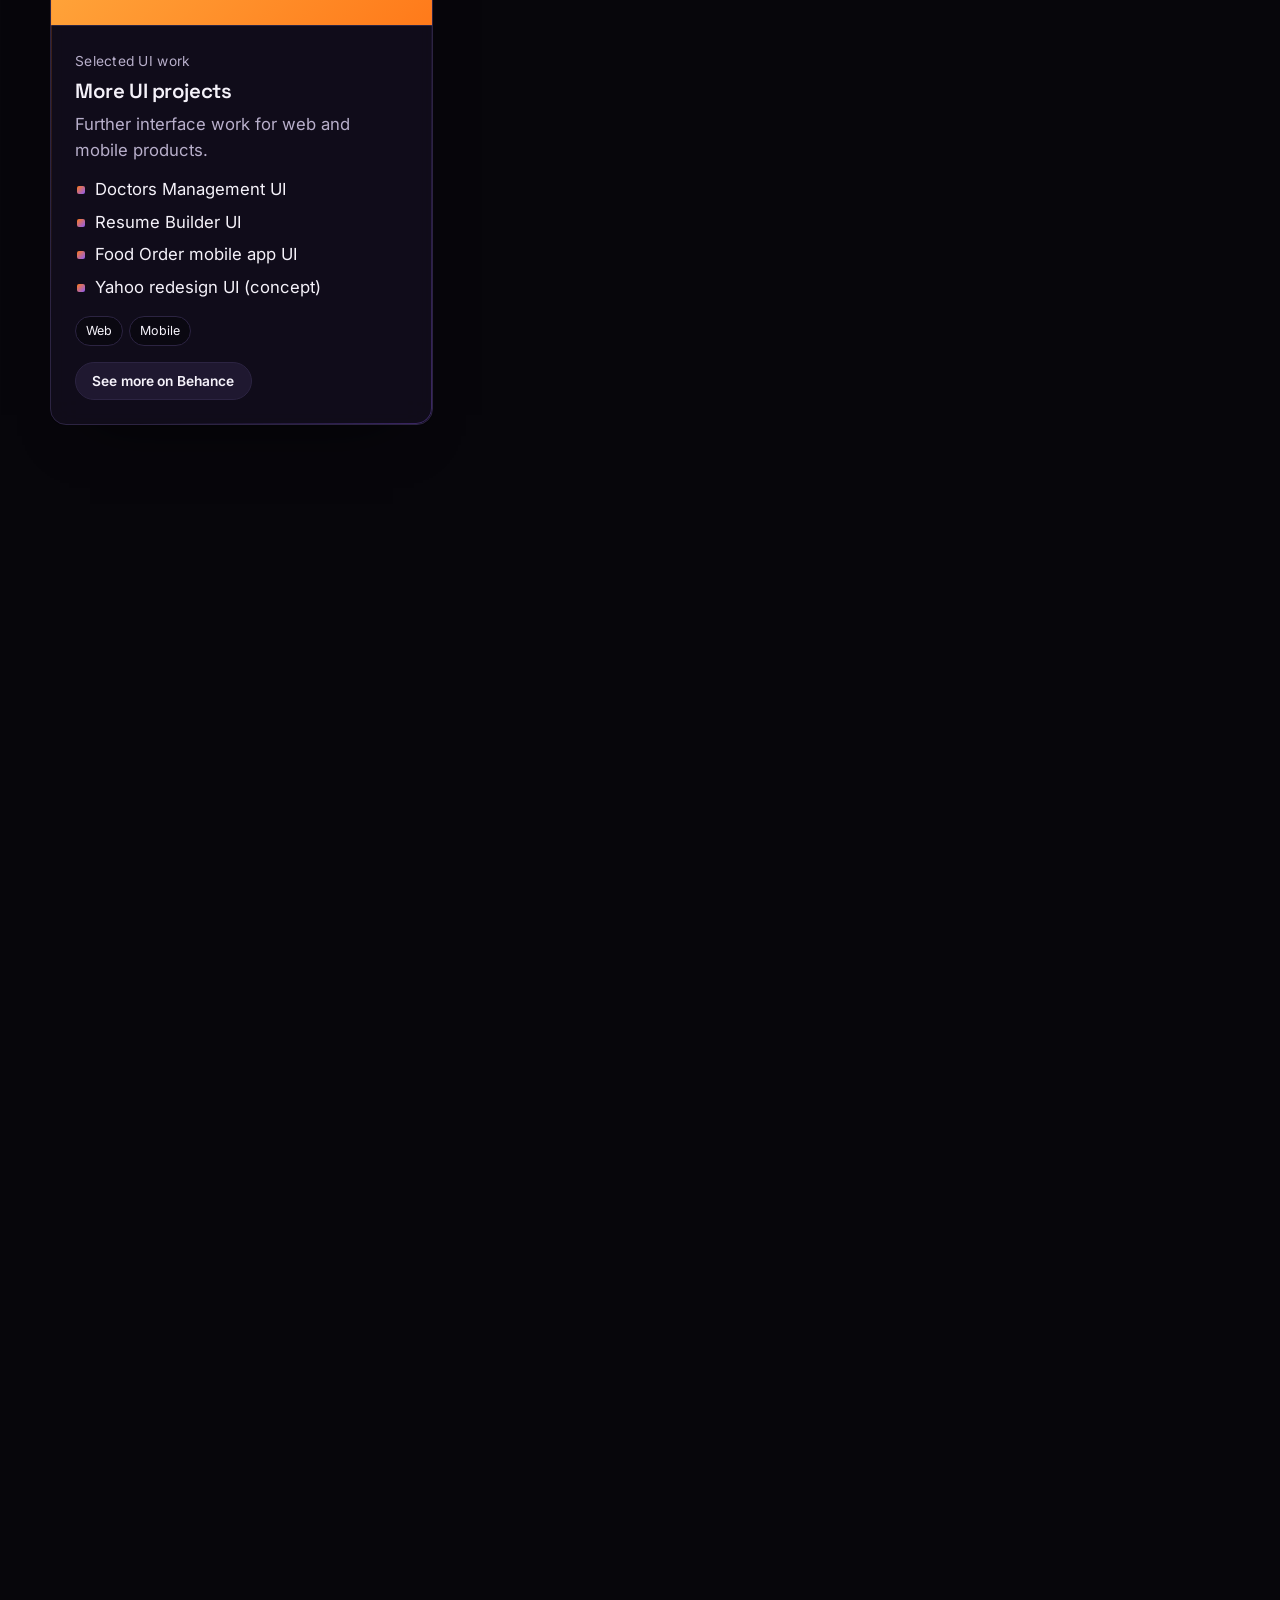
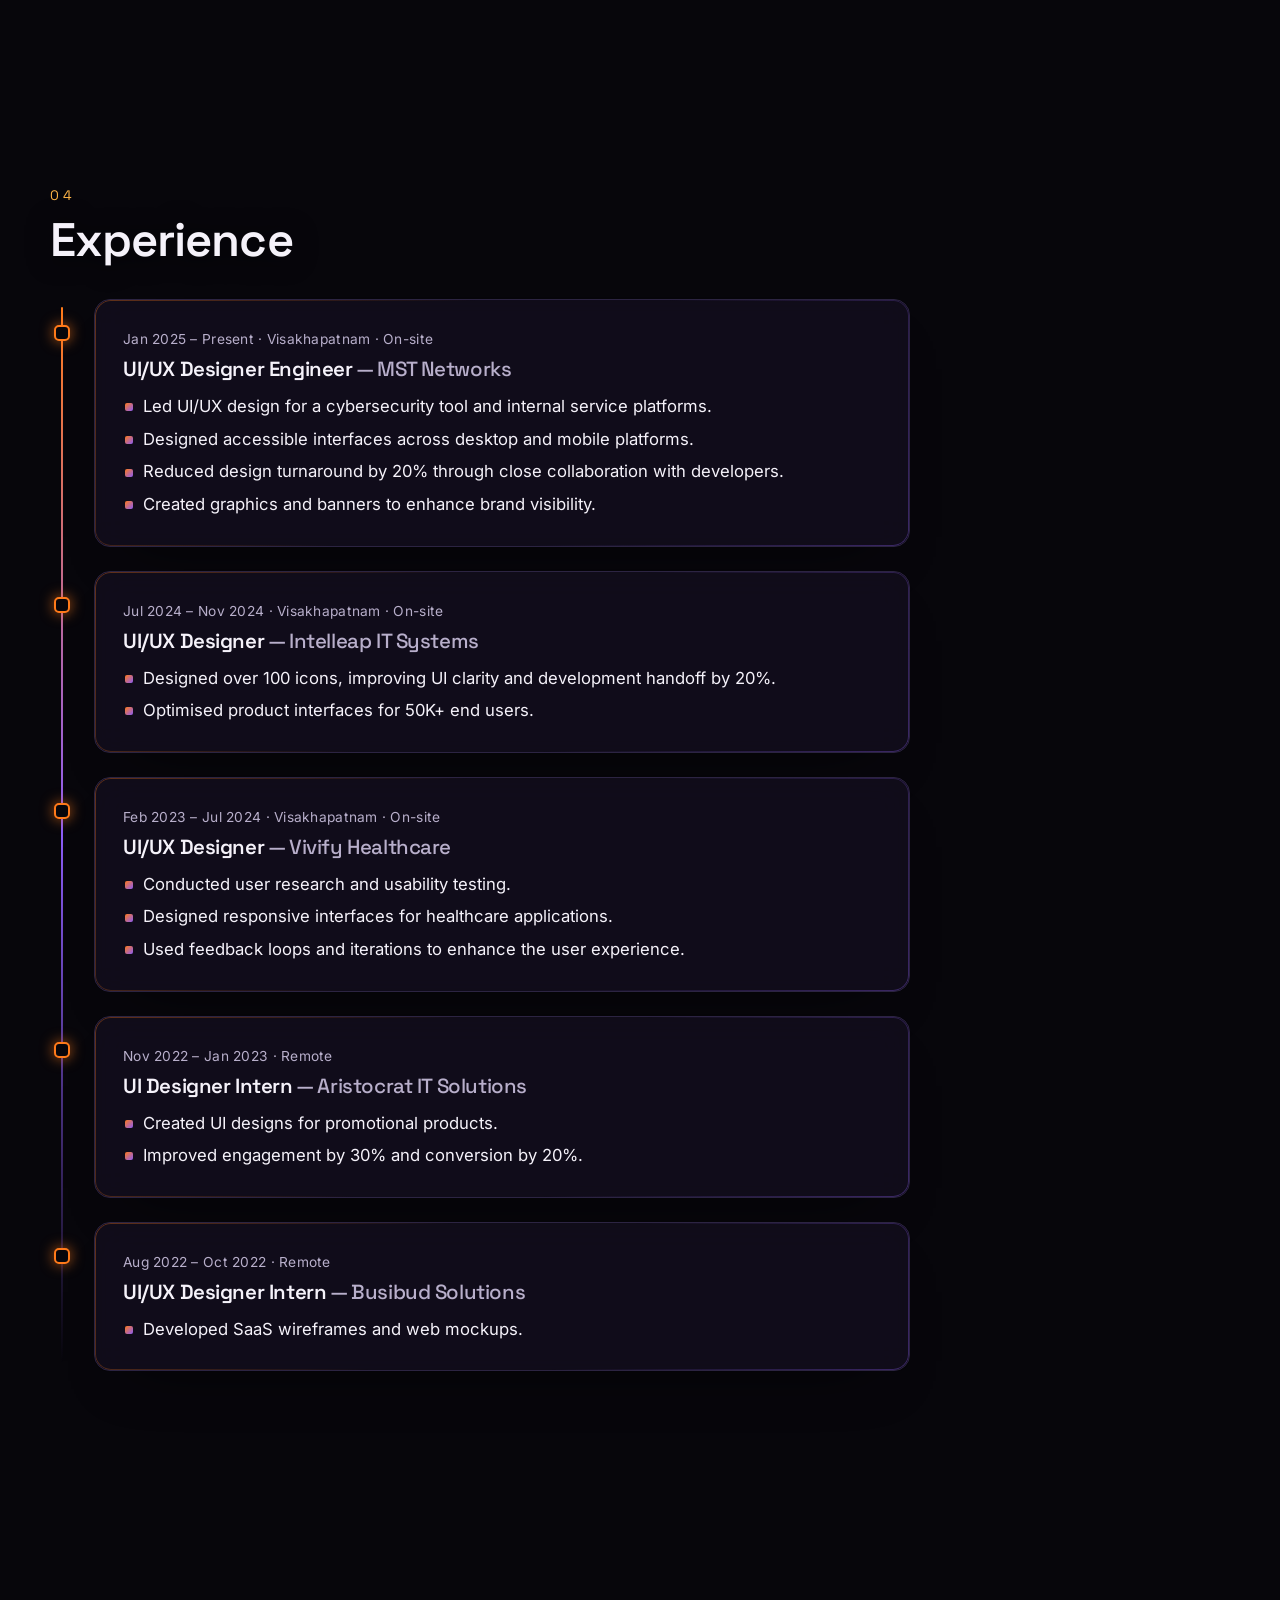
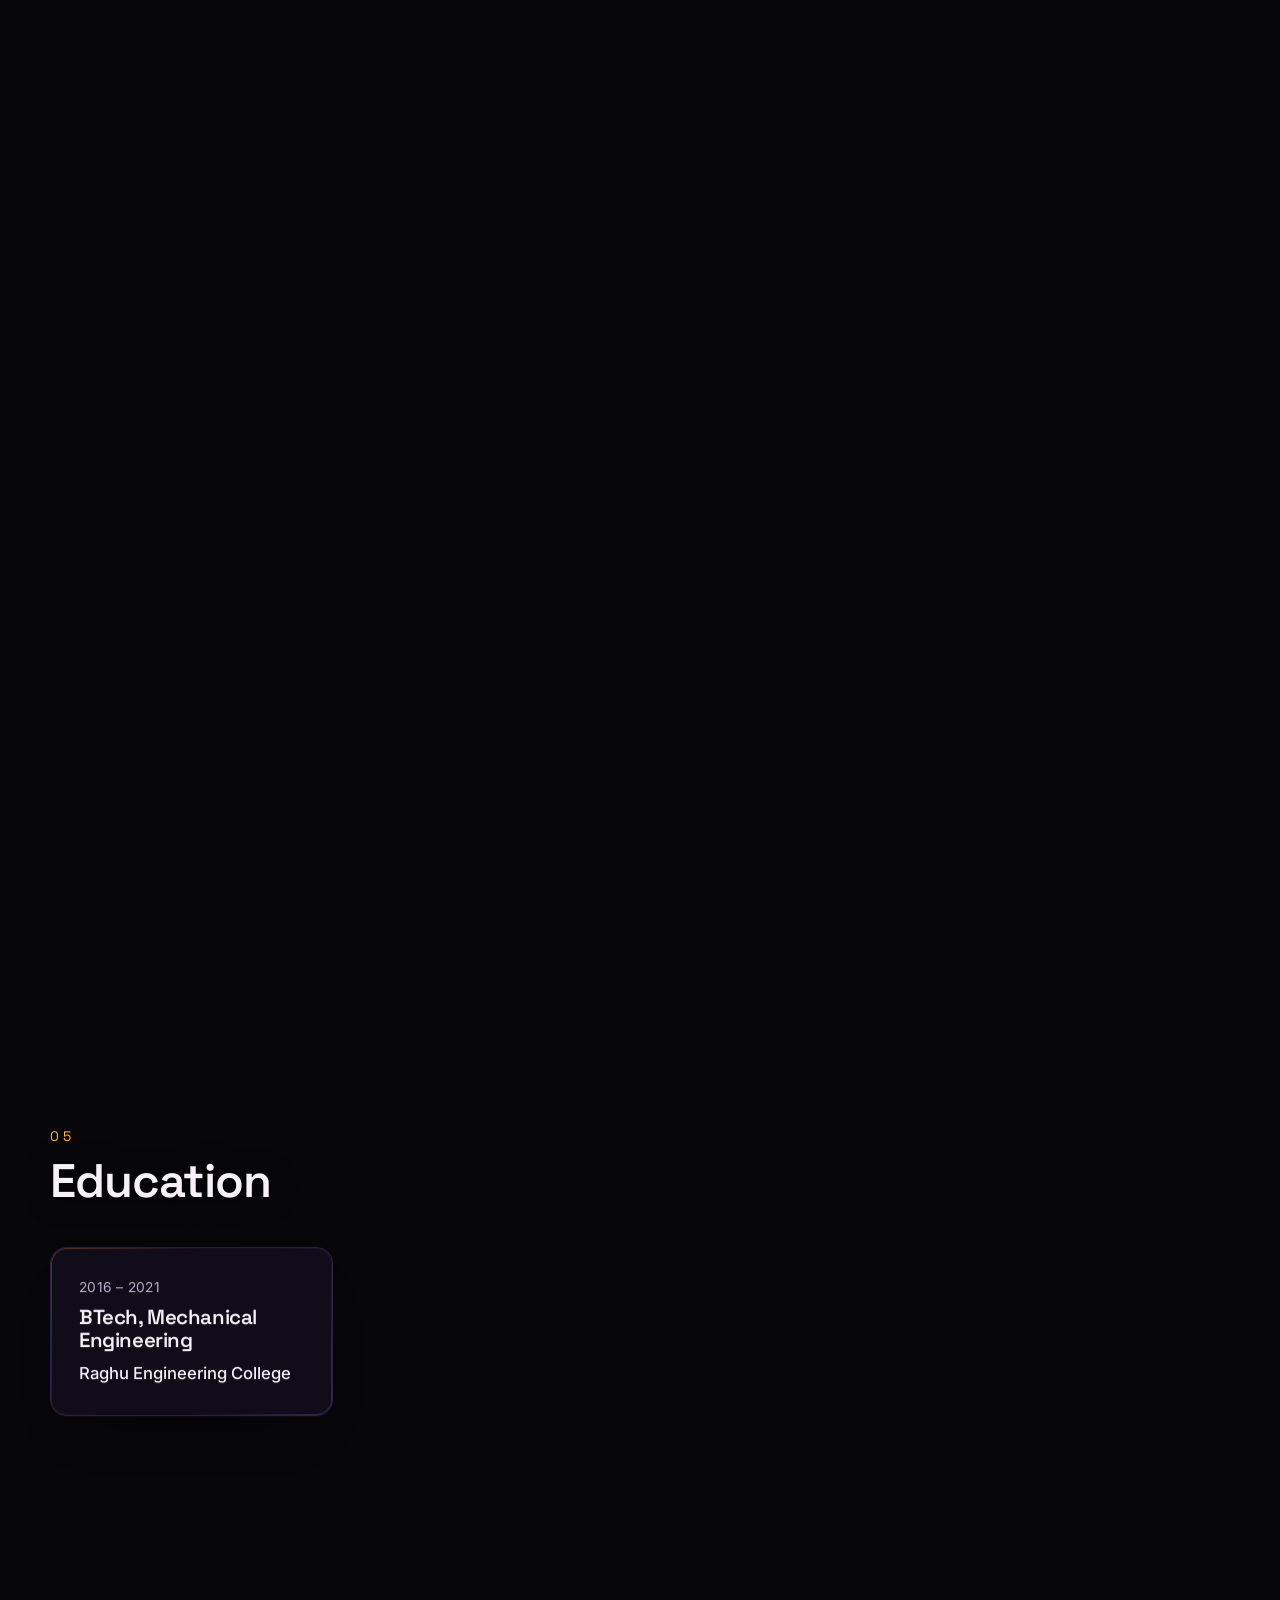
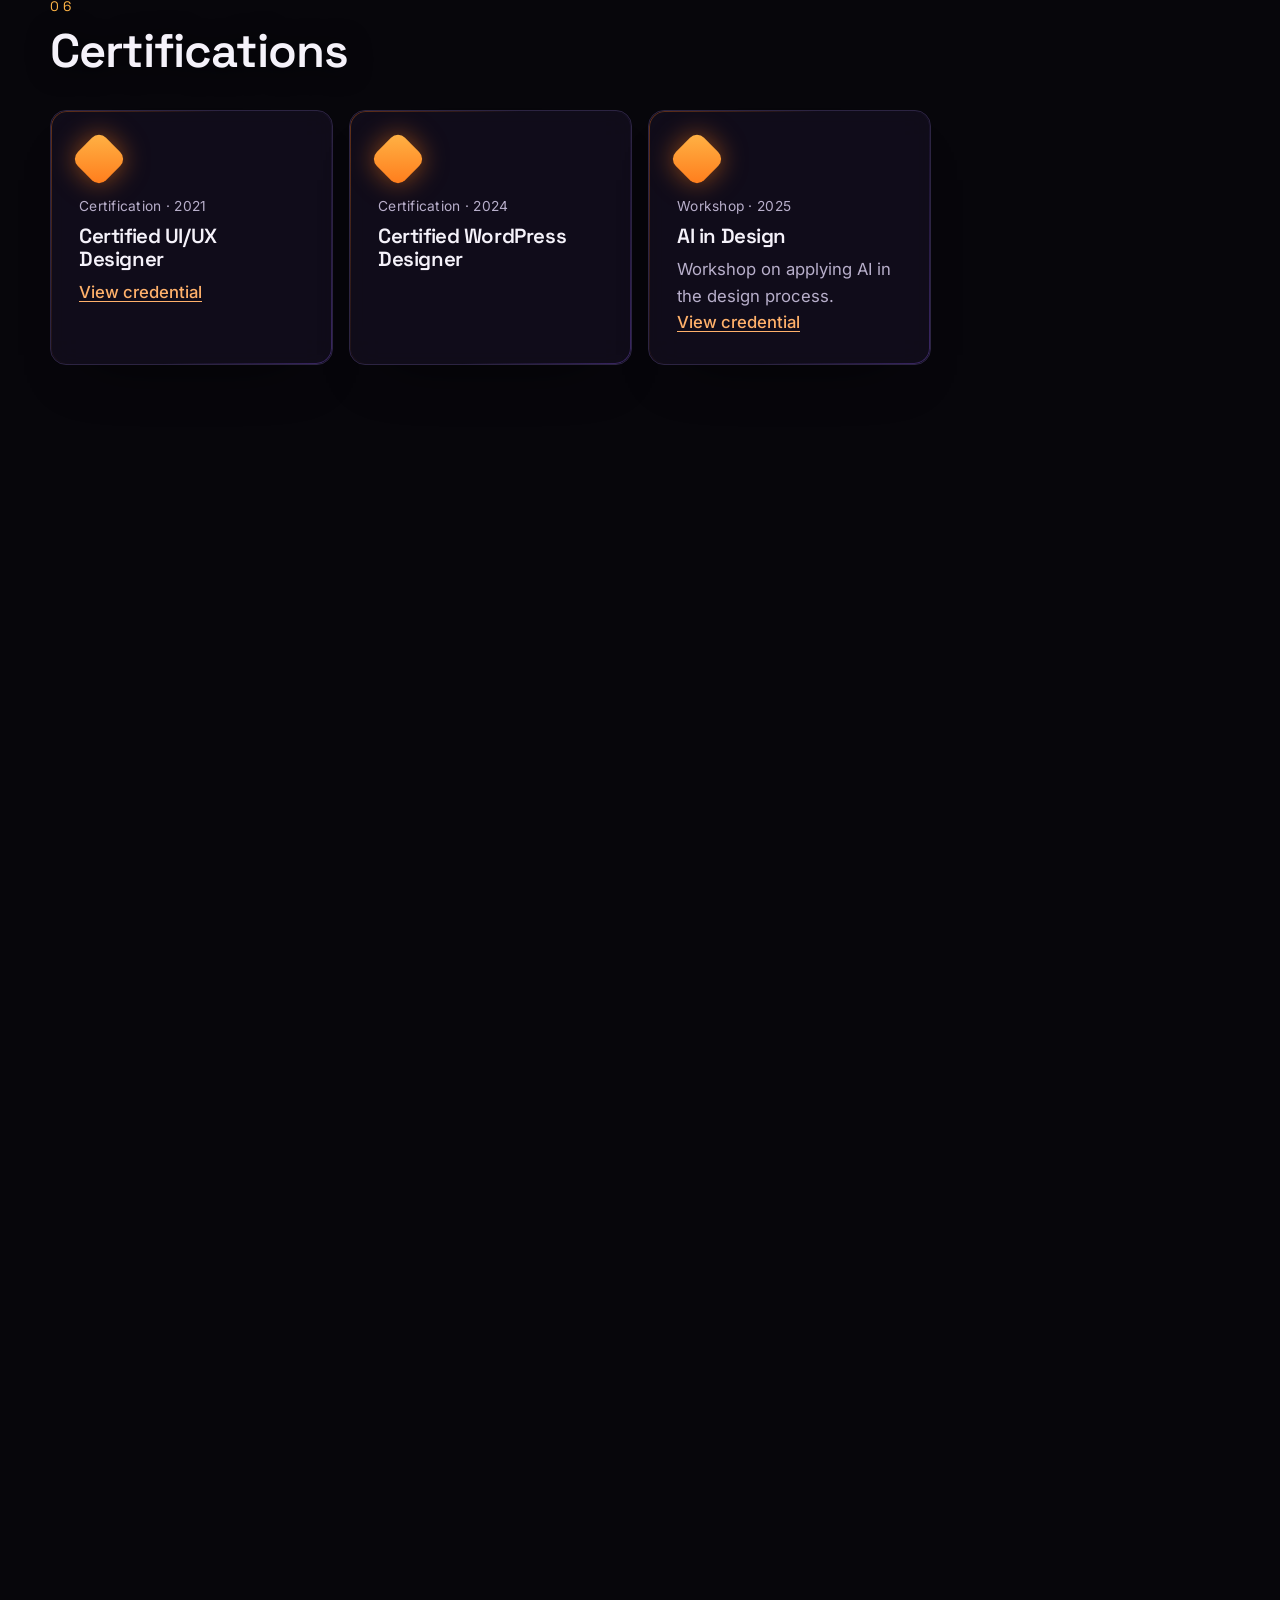
<file: vinay-portfolio/index.html>
<!doctype html>
<html lang="en">
<head>
  <meta charset="utf-8" />
  <meta name="viewport" content="width=device-width, initial-scale=1, viewport-fit=cover" />
  <title>Portfolio</title>
  <meta name="description" content="Interactive portfolio" />
  <meta name="theme-color" content="#07060B" />
  <meta name="color-scheme" content="dark" />
  <link rel="icon" href="./favicon.svg" type="image/svg+xml" />
  <link rel="preload" href="./avatar/seated.webp" as="image" type="image/webp" />
  <script type="module" crossorigin src="./assets/main-C6CfOXG4.js"></script>
  <link rel="stylesheet" crossorigin href="./assets/main-jnMmUGAa.css">
</head>
<body class="is-loading">
  <a class="skip-link" href="#main">Skip to content</a>

  <canvas id="scene" aria-hidden="true"></canvas>
  <div id="scene-fallback" aria-hidden="true"><div class="fallback-glow"></div></div>
  <div id="flash" aria-hidden="true"></div>
  <div id="title-card" aria-hidden="true"><span class="tc-index"></span><span class="tc-title"></span></div>
  <div id="cube-labels" aria-label="Cube navigation"></div>

  <header class="site-header" id="site-header">
    <a class="brand" href="#home" data-nav="home"><span class="brand-mark" aria-hidden="true"></span><span class="brand-name">Portfolio</span></a>
    <nav class="top-nav" aria-label="Sections"><ul id="top-nav-list"></ul></nav>
    <div class="header-actions">
      <button type="button" class="chip-btn" id="lite-toggle" aria-pressed="false" title="Reduce 3D effects for better performance">Lite mode</button>
      <button type="button" class="menu-btn" id="menu-btn" aria-expanded="false" aria-controls="mobile-menu"><span class="sr-only">Open menu</span><span class="menu-icon" aria-hidden="true"></span></button>
    </div>
  </header>

  <div id="mobile-menu" class="mobile-menu" hidden>
    <nav aria-label="Sections (menu)"><ul id="mobile-nav-list"></ul></nav>
  </div>

  <nav class="rail" aria-label="Section progress"><ol id="rail-list"></ol></nav>

  <main id="main" tabindex="-1">
    <div id="content" aria-live="polite"></div>
  </main>

  <div id="loader" role="status" aria-live="polite">
    <div class="loader-cube" aria-hidden="true"><span></span><span></span><span></span><span></span></div>
    <p class="loader-text">Assembling the cube…</p>
    <div class="loader-bar" aria-hidden="true"><span id="loader-progress"></span></div>
  </div>
  <div id="toast" role="status" aria-live="polite" hidden></div>

  <noscript><p class="noscript">This portfolio needs JavaScript to load its content.</p></noscript>
</body>
</html>
</file>
<file: vinay-portfolio/assets/main-jnMmUGAa.css>
@font-face{font-family:Inter Variable;font-style:normal;font-display:swap;font-weight:100 900;src:url(./inter-cyrillic-ext-wght-normal-BOeWTOD4.woff2)format("woff2-variations");unicode-range:U+460-52F,U+1C80-1C8A,U+20B4,U+2DE0-2DFF,U+A640-A69F,U+FE2E-FE2F}@font-face{font-family:Inter Variable;font-style:normal;font-display:swap;font-weight:100 900;src:url(./inter-cyrillic-wght-normal-DqGufNeO.woff2)format("woff2-variations");unicode-range:U+301,U+400-45F,U+490-491,U+4B0-4B1,U+2116}@font-face{font-family:Inter Variable;font-style:normal;font-display:swap;font-weight:100 900;src:url(./inter-greek-ext-wght-normal-DlzME5K_.woff2)format("woff2-variations");unicode-range:U+1F??}@font-face{font-family:Inter Variable;font-style:normal;font-display:swap;font-weight:100 900;src:url(./inter-greek-wght-normal-CkhJZR-_.woff2)format("woff2-variations");unicode-range:U+370-377,U+37A-37F,U+384-38A,U+38C,U+38E-3A1,U+3A3-3FF}@font-face{font-family:Inter Variable;font-style:normal;font-display:swap;font-weight:100 900;src:url(./inter-vietnamese-wght-normal-CBcvBZtf.woff2)format("woff2-variations");unicode-range:U+102-103,U+110-111,U+128-129,U+168-169,U+1A0-1A1,U+1AF-1B0,U+300-301,U+303-304,U+308-309,U+323,U+329,U+1EA0-1EF9,U+20AB}@font-face{font-family:Inter Variable;font-style:normal;font-display:swap;font-weight:100 900;src:url(./inter-latin-ext-wght-normal-DO1Apj_S.woff2)format("woff2-variations");unicode-range:U+100-2BA,U+2BD-2C5,U+2C7-2CC,U+2CE-2D7,U+2DD-2FF,U+304,U+308,U+329,U+1D00-1DBF,U+1E00-1E9F,U+1EF2-1EFF,U+2020,U+20A0-20AB,U+20AD-20C0,U+2113,U+2C60-2C7F,U+A720-A7FF}@font-face{font-family:Inter Variable;font-style:normal;font-display:swap;font-weight:100 900;src:url(./inter-latin-wght-normal-Dx4kXJAl.woff2)format("woff2-variations");unicode-range:U+??,U+131,U+152-153,U+2BB-2BC,U+2C6,U+2DA,U+2DC,U+304,U+308,U+329,U+2000-206F,U+20AC,U+2122,U+2191,U+2193,U+2212,U+2215,U+FEFF,U+FFFD}@font-face{font-family:Space Grotesk Variable;font-style:normal;font-display:swap;font-weight:300 700;src:url(./space-grotesk-vietnamese-wght-normal-D0rl6rjA.woff2)format("woff2-variations");unicode-range:U+102-103,U+110-111,U+128-129,U+168-169,U+1A0-1A1,U+1AF-1B0,U+300-301,U+303-304,U+308-309,U+323,U+329,U+1EA0-1EF9,U+20AB}@font-face{font-family:Space Grotesk Variable;font-style:normal;font-display:swap;font-weight:300 700;src:url(./space-grotesk-latin-ext-wght-normal-D9tNdqV9.woff2)format("woff2-variations");unicode-range:U+100-2BA,U+2BD-2C5,U+2C7-2CC,U+2CE-2D7,U+2DD-2FF,U+304,U+308,U+329,U+1D00-1DBF,U+1E00-1E9F,U+1EF2-1EFF,U+2020,U+20A0-20AB,U+20AD-20C0,U+2113,U+2C60-2C7F,U+A720-A7FF}@font-face{font-family:Space Grotesk Variable;font-style:normal;font-display:swap;font-weight:300 700;src:url(./space-grotesk-latin-wght-normal-BhU9QXUp.woff2)format("woff2-variations");unicode-range:U+??,U+131,U+152-153,U+2BB-2BC,U+2C6,U+2DA,U+2DC,U+304,U+308,U+329,U+2000-206F,U+20AC,U+2122,U+2191,U+2193,U+2212,U+2215,U+FEFF,U+FFFD}:root{--c-primary:#ff7a1a;--c-secondary:#8b5cf6;--c-accent:#ffb547;--c-accent2:#c084fc;--c-background:#07060b;--c-background-alt:#100c1a;--c-surface:#151020;--c-surface-border:#2c2442;--c-text:#f5f2fa;--c-text-muted:#b8afcb;--c-link:#ffb16b;--c-link-hover:#ffd8b0;--c-button-bg:#ff7a1a;--c-button-text:#140a03;--c-button-secondary-bg:#1f1830;--c-button-secondary-text:#f5f2fa;--c-focus:#ffd166;--c-border:#2e2645;--c-gradient-from:#ff7a1a;--c-gradient-to:#8b5cf6;--c-glow-primary:#ff7a1a;--c-glow-secondary:#9d5cff;--rgb-surface:21 16 32;--rgb-background:7 6 11;--rgb-primary:255 122 26;--rgb-secondary:139 92 246;--surface-opacity:.72;--radius:16px;--gradient-angle:120deg;--font-display:"Space Grotesk Variable", "Space Grotesk", system-ui, sans-serif;--font-body:"Inter Variable", "Inter", system-ui, -apple-system, "Segoe UI", sans-serif;--step--1:clamp(.8rem, .78rem + .1vw, .875rem);--step-0:clamp(.95rem, .92rem + .15vw, 1.0625rem);--step-1:clamp(1.1rem, 1.04rem + .3vw, 1.3rem);--step-2:clamp(1.35rem, 1.2rem + .7vw, 1.8rem);--step-3:clamp(1.9rem, 1.5rem + 1.8vw, 3rem);--step-4:clamp(2.6rem, 1.8rem + 4vw, 5.4rem);--space-1:.25rem;--space-2:.5rem;--space-3:.75rem;--space-4:1rem;--space-5:1.5rem;--space-6:2rem;--space-7:3rem;--space-8:4.5rem;--space-9:7rem;--content:1180px;--gutter:clamp(1rem, 4vw, 2.5rem);--header-h:64px;--gap-h:130vh;--ease:cubic-bezier(.22, 1, .36, 1);--lightningcss-light: ;--lightningcss-dark:initial;color-scheme:dark}*,:before,:after{box-sizing:border-box}html{-webkit-text-size-adjust:100%;scroll-padding-top:var(--header-h);overflow-x:clip}body{background:var(--c-background);min-height:100vh;color:var(--c-text);font-family:var(--font-body);font-size:var(--step-0);-webkit-font-smoothing:antialiased;text-rendering:optimizelegibility;margin:0;line-height:1.6;overflow-x:clip}img{max-width:100%;display:block}a{color:var(--c-link);text-underline-offset:.2em}a:hover{color:var(--c-link-hover)}h1,h2,h3{font-family:var(--font-display);letter-spacing:-.02em;margin:0;font-weight:600;line-height:1.12}p{margin:0}ul,ol{margin:0;padding:0}button{font:inherit;color:inherit}:focus-visible{outline:3px solid var(--c-focus);outline-offset:3px;border-radius:6px}.sr-only{clip:rect(0 0 0 0);white-space:nowrap;border:0;width:1px;height:1px;margin:-1px;padding:0;overflow:hidden;position:absolute!important}.muted{color:var(--c-text-muted)}.skip-link{left:var(--space-4);z-index:100;background:var(--c-button-bg);color:var(--c-button-text);padding:var(--space-3) var(--space-4);border-radius:10px;font-weight:600;text-decoration:none;position:fixed;top:-100px}.skip-link:focus{top:var(--space-4)}#scene{z-index:0;width:100vw;height:100vh;display:block;position:fixed;inset:0}#scene-fallback{z-index:0;background:radial-gradient(60vmax 40vmax at 80% 20%, rgb(var(--rgb-secondary) / .22), transparent 70%), radial-gradient(50vmax 35vmax at 15% 85%, rgb(var(--rgb-primary) / .16), transparent 70%), var(--c-background);display:none;position:fixed;inset:0}#flash{z-index:1;pointer-events:none;opacity:0;mix-blend-mode:screen;position:fixed;inset:0}#title-card{z-index:3;pointer-events:none;opacity:0;text-align:center;place-content:center;gap:var(--space-2);display:grid;position:fixed;inset:0}#title-card .tc-index{font-family:var(--font-display);color:var(--c-accent);font-size:var(--step-1);letter-spacing:.3em}#title-card .tc-title{font-family:var(--font-display);font-weight:600;font-size:var(--step-4);letter-spacing:-.03em;text-shadow:0 0 40px rgb(var(--rgb-background) / .9), 0 2px 12px rgb(var(--rgb-background) / .8)}main{z-index:5;outline:none;position:relative}.site-header{height:var(--header-h);z-index:20;align-items:center;gap:var(--space-5);padding:0 var(--gutter);border-bottom:1px solid #0000;transition:background-color .3s,border-color .3s,-webkit-backdrop-filter .3s,backdrop-filter .3s;display:flex;position:fixed;inset:0 0 auto}.site-header.is-solid{background:rgb(var(--rgb-background) / .72);border-color:var(--c-border);-webkit-backdrop-filter:blur(14px);backdrop-filter:blur(14px)}.brand{align-items:center;gap:var(--space-3);color:var(--c-text);font-family:var(--font-display);letter-spacing:-.01em;font-weight:600;text-decoration:none;display:inline-flex}.brand-mark{background:conic-gradient(from 45deg, var(--c-primary) 0 25%, var(--c-secondary) 0 50%, var(--c-accent) 0 75%, var(--c-accent2) 0);width:26px;height:26px;box-shadow:0 0 18px rgb(var(--rgb-primary) / .45);border-radius:7px}.top-nav{margin-left:auto}.top-nav ul{gap:var(--space-1);list-style:none;display:flex}.top-nav a,.mobile-menu a{padding:var(--space-2) var(--space-3);color:var(--c-text-muted);font-size:var(--step--1);border-radius:999px;font-weight:500;text-decoration:none;display:inline-block}.top-nav a:hover,.top-nav a[aria-current]{color:var(--c-text);background:rgb(var(--rgb-surface) / .8)}.top-nav a[aria-current]{box-shadow:inset 0 0 0 1px var(--c-surface-border)}.header-actions{gap:var(--space-2);align-items:center;display:flex}.chip-btn{border:1px solid var(--c-border);background:rgb(var(--rgb-surface) / .6);color:var(--c-text-muted);font-size:var(--step--1);cursor:pointer;border-radius:999px;padding:6px 12px}.chip-btn[aria-pressed=true]{color:var(--c-button-text);background:var(--c-accent);border-color:#0000}.menu-btn{border:1px solid var(--c-border);background:rgb(var(--rgb-surface) / .7);cursor:pointer;border-radius:12px;width:44px;height:44px;display:none;position:relative}.menu-icon,.menu-icon:before,.menu-icon:after{background:var(--c-text);content:"";height:2px;transition:transform .25s var(--ease);border-radius:2px;position:absolute;left:12px;right:12px}.menu-icon{top:21px}.menu-icon:before{top:-6px;left:0;right:0}.menu-icon:after{top:6px;left:0;right:0}.menu-open .menu-icon{background:0 0}.menu-open .menu-icon:before{transform:translateY(6px)rotate(45deg)}.menu-open .menu-icon:after{transform:translateY(-6px)rotate(-45deg)}.mobile-menu{inset:var(--header-h) 0 0 0;z-index:30;background:rgb(var(--rgb-background) / .94);-webkit-backdrop-filter:blur(16px);backdrop-filter:blur(16px);padding:var(--space-6) var(--gutter);position:fixed;overflow-y:auto}.mobile-menu ul{gap:var(--space-2);list-style:none;display:grid}.mobile-menu a{font-size:var(--step-2);font-family:var(--font-display);color:var(--c-text);padding:var(--space-3) var(--space-4)}.mobile-menu a[aria-current]{color:var(--c-accent)}.rail{z-index:18;position:fixed;top:50%;right:clamp(10px,1.6vw,26px);transform:translateY(-50%)}.rail ol{gap:10px;list-style:none;display:grid}.rail a{justify-content:flex-end;align-items:center;gap:10px;padding:4px;text-decoration:none;display:flex}.rail-dot{border:1px solid var(--c-text-muted);width:9px;height:9px;transition:all .3s var(--ease);border-radius:3px}.rail-label{color:var(--c-text-muted);opacity:0;transition:all .25s var(--ease);white-space:nowrap;order:-1;font-size:12px;transform:translate(6px)}.rail a:hover .rail-label,.rail a:focus-visible .rail-label,.rail a[aria-current] .rail-label{opacity:1;transform:none}.rail a[aria-current] .rail-dot{background:var(--c-primary);border-color:var(--c-primary);height:22px;box-shadow:0 0 12px rgb(var(--rgb-primary) / .7)}.btn{align-items:center;gap:var(--space-2);min-height:46px;font-weight:600;font-size:var(--step--1);cursor:pointer;letter-spacing:.01em;transition:transform .2s var(--ease), box-shadow .25s, background-color .2s, color .2s;border:1px solid #0000;border-radius:999px;justify-content:center;padding:0 22px;text-decoration:none;display:inline-flex}.btn:hover{transform:translateY(-2px)}.btn-primary{background:var(--c-button-bg);color:var(--c-button-text);box-shadow:0 8px 30px -8px rgb(var(--rgb-primary) / .7)}.btn-primary:hover{color:var(--c-button-text);box-shadow:0 12px 38px -8px rgb(var(--rgb-primary) / .9)}.btn-secondary{background:var(--c-button-secondary-bg);color:var(--c-button-secondary-text);border-color:var(--c-surface-border)}.btn-secondary:hover{color:var(--c-button-secondary-text);border-color:var(--c-secondary);box-shadow:0 8px 26px -10px rgb(var(--rgb-secondary) / .8)}.btn-ghost{color:var(--c-text);border-color:var(--c-border);background:0 0}.btn-ghost:hover{color:var(--c-text);border-color:var(--c-text-muted)}.btn-sm{min-height:38px;padding:0 16px}.btn-arrow{transition:transform .3s var(--ease);display:inline-block}.btn:hover .btn-arrow{transform:translateY(3px)}.text-link{color:var(--c-link);font-weight:500}.cta-row{gap:var(--space-3);margin-top:var(--space-5);flex-wrap:wrap;display:flex}.chips{margin-top:var(--space-4);flex-wrap:wrap;gap:6px;list-style:none;display:flex}.chip{color:var(--c-text);background:rgb(var(--rgb-background) / .5);border:1px solid var(--c-surface-border);border-radius:999px;padding:4px 10px;font-size:12.5px}.chip-accent{border-color:rgb(var(--rgb-primary) / .45);background:rgb(var(--rgb-primary) / .1)}.panel{border-radius:var(--radius);background:rgb(var(--rgb-surface) / var(--surface-opacity));border:1px solid var(--c-surface-border);-webkit-backdrop-filter:blur(16px)saturate(1.15);backdrop-filter:blur(16px)saturate(1.15);padding:clamp(1.1rem,2.4vw,1.75rem);position:relative;box-shadow:0 30px 60px -40px #000c}.panel:before{content:"";border-radius:inherit;pointer-events:none;background:linear-gradient(var(--gradient-angle), rgb(var(--rgb-primary) / .35), transparent 40%, transparent 60%, rgb(var(--rgb-secondary) / .35));-webkit-mask-composite:xor;padding:1px;position:absolute;inset:0;-webkit-mask-image:linear-gradient(#000 0 0),linear-gradient(#000 0 0);-webkit-mask-position:0 0,0 0;-webkit-mask-size:auto,auto;-webkit-mask-repeat:repeat,repeat;-webkit-mask-clip:content-box,border-box;-webkit-mask-origin:content-box,border-box;-webkit-mask-composite:xor;mask-composite:exclude;-webkit-mask-source-type:auto,auto;mask-mode:match-source,match-source}.sec{min-height:100vh;padding:calc(var(--header-h) + var(--space-7)) var(--gutter) var(--space-8);position:relative}.sec-inner{max-width:var(--content);margin:0 auto}.sec-head{margin-bottom:var(--space-6);max-width:760px}.sec-index{font-family:var(--font-display);color:var(--c-accent);letter-spacing:.32em;font-size:var(--step--1);margin-bottom:var(--space-2)}.sec-title{font-size:var(--step-3);text-shadow:0 2px 24px rgb(var(--rgb-background) / .85)}.gap{height:var(--gap-h);pointer-events:none}.lead-h{font-size:var(--step-2);margin-bottom:var(--space-4)}.body-l{font-size:var(--step-1);color:var(--c-text);line-height:1.65}.meta{font-size:var(--step--1);color:var(--c-text-muted);letter-spacing:.02em;margin-bottom:var(--space-2)}.note{font-size:var(--step--1);color:var(--c-text-muted);margin-top:var(--space-3);font-style:italic}.card-title{font-size:var(--step-1);margin-bottom:var(--space-2)}.card-text{color:var(--c-text-muted)}.card-text.strong{color:var(--c-text);font-weight:500}.card-num{font-family:var(--font-display);font-size:var(--step--1);color:var(--c-accent);letter-spacing:.2em;margin-bottom:var(--space-3)}.ticks{margin-top:var(--space-3);gap:6px;list-style:none;display:grid}.ticks li{color:var(--c-text);padding-left:20px;position:relative}.ticks li:before{content:"";background:linear-gradient(135deg, var(--c-primary), var(--c-secondary));border-radius:2px;width:8px;height:8px;position:absolute;top:.62em;left:2px}.card-grid{gap:var(--space-4);grid-template-columns:repeat(auto-fill,minmax(min(100%,270px),1fr));list-style:none;display:grid}.facts{margin:var(--space-5) 0 0;grid-template-columns:auto 1fr;gap:6px 18px;display:grid}.facts dt{color:var(--c-text-muted);font-size:var(--step--1)}.facts dd{margin:0}.reveal{opacity:0;transition:opacity .9s var(--ease), transform .9s var(--ease);transform:translateY(26px)}.reveal.is-in{opacity:1;transform:none}.sec-home{flex-direction:column;min-height:100svh;padding-top:0;padding-bottom:0;display:flex}.hero-grid{flex:1;grid-template-columns:minmax(0,1.08fr) minmax(0,1fr);align-items:center;width:100%;max-width:1320px;margin:0 auto;display:grid}.hero-copy{padding:calc(var(--header-h) + 2rem) 0 4rem;max-width:640px;position:relative}.hero-copy:before{content:"";z-index:-1;background:radial-gradient(closest-side, rgb(var(--rgb-background) / .78), transparent);pointer-events:none;position:absolute;inset:-10% -25% -10% -40%}.eyebrow{font-size:var(--step--1);letter-spacing:.18em;text-transform:uppercase;color:var(--c-accent);margin-bottom:var(--space-4);font-weight:600}.hero-name{font-size:var(--step-4);letter-spacing:-.035em;margin-bottom:var(--space-5);line-height:1.02}.grad-text{background:linear-gradient(var(--gradient-angle), var(--c-text) 0%, var(--c-text) 35%, var(--c-gradient-from) 70%, var(--c-gradient-to) 100%);color:#0000;-webkit-background-clip:text;background-clip:text}.hero-intro{font-size:var(--step-1);color:var(--c-text-muted);max-width:34em}.hero-hint{margin-top:var(--space-6);align-items:center;gap:var(--space-3);color:var(--c-text-muted);font-size:var(--step--1);display:flex}.hint-dot{background:var(--c-primary);width:10px;height:10px;box-shadow:0 0 0 0 rgb(var(--rgb-primary) / .6);border-radius:3px;animation:2.4s infinite ping}@keyframes ping{0%{box-shadow:0 0 0 0 rgb(var(--rgb-primary) / .6)}70%,to{box-shadow:0 0 0 12px rgb(var(--rgb-primary) / 0)}}.hero-stage{pointer-events:none;height:100%;min-height:60vh;position:relative}.hero-stage>*{pointer-events:auto}.hero-fallback-avatar{display:none}.scroll-cue{letter-spacing:.3em;text-transform:uppercase;color:var(--c-text-muted);justify-items:center;gap:8px;font-size:11px;display:grid;position:absolute;bottom:22px;left:50%;transform:translate(-50%)}.scroll-cue span{background:linear-gradient(var(--c-primary), transparent);width:1px;height:38px;animation:cue 2.2s var(--ease) infinite}@keyframes cue{0%{transform-origin:top;transform:scaleY(0)}50%{transform-origin:top;transform:scaleY(1)}51%{transform-origin:bottom}to{transform-origin:bottom;transform:scaleY(0)}}#cube-labels{z-index:6;pointer-events:none;transition:visibility;position:fixed;inset:0;overflow:hidden}#cube-labels.is-hidden{visibility:hidden}.cube-label{pointer-events:auto;cursor:pointer;white-space:nowrap;letter-spacing:.04em;color:var(--c-text);background:rgb(var(--rgb-background) / .66);border:1px solid rgb(var(--rgb-primary) / .5);-webkit-backdrop-filter:blur(6px);backdrop-filter:blur(6px);border-radius:999px;padding:5px 10px;font-size:11.5px;font-weight:600;transition:opacity .25s,background-color .2s,color .2s,box-shadow .2s;position:absolute;top:0;left:0}.cube-label:hover,.cube-label.is-hot,.cube-label:focus-visible{background:var(--c-button-bg);color:var(--c-button-text);box-shadow:0 0 22px rgb(var(--rgb-primary) / .8)}.cube-label.is-away{opacity:0;pointer-events:none}body.cube-hover{cursor:pointer}.about-grid{gap:var(--space-5);grid-template-columns:minmax(0,.8fr) minmax(0,1.4fr);align-items:start;display:grid}.portrait{padding:var(--space-4);margin:0}.portrait-frame{border-radius:calc(var(--radius) - 4px);aspect-ratio:1;background:radial-gradient(circle at 50% 35%, rgb(var(--rgb-secondary) / .45), rgb(var(--rgb-primary) / .15) 55%, transparent 75%), var(--c-background-alt);overflow:hidden}.portrait-img{object-fit:cover;width:100%;height:100%}.portrait figcaption{margin-top:var(--space-3);gap:var(--space-2);display:grid}.portrait-cap{font-size:var(--step--1);color:var(--c-text-muted)}.expr-row{flex-wrap:wrap;gap:6px;display:flex}.expr-btn{border:1px solid var(--c-surface-border);background:rgb(var(--rgb-background) / .5);color:var(--c-text-muted);cursor:pointer;border-radius:999px;padding:5px 10px;font-size:12px}.expr-btn[aria-pressed=true]{color:var(--c-button-text);background:var(--c-accent);border-color:#0000}.project-grid{grid-template-columns:repeat(auto-fill,minmax(min(100%,340px),1fr))}.project-card{flex-direction:column;padding:0;display:flex;overflow:hidden}.project-card.is-featured{border-color:rgb(var(--rgb-primary) / .45)}.proj-media{aspect-ratio:16/9;border-bottom:1px solid var(--c-surface-border);overflow:hidden}.proj-img{object-fit:cover;width:100%;height:100%;transition:transform .8s var(--ease)}.project-card:hover .proj-img{transform:scale(1.04)}.proj-thumb{width:100%;height:100%;font-family:var(--font-display);color:#ffffffeb;letter-spacing:-.04em;place-items:center;font-size:3rem;font-weight:700;display:grid}.proj-thumb.t0{background:linear-gradient(135deg, var(--c-primary), var(--c-secondary))}.proj-thumb.t1{background:linear-gradient(135deg, var(--c-secondary), var(--c-accent2))}.proj-thumb.t2{background:linear-gradient(135deg, var(--c-accent), var(--c-primary))}.proj-thumb.t3{background:linear-gradient(135deg, var(--c-background-alt), var(--c-secondary))}.proj-body{flex-direction:column;flex:1;padding:clamp(1.1rem,2.4vw,1.5rem);display:flex}.proj-body .cta-row{padding-top:var(--space-4);margin-top:auto}.timeline{gap:var(--space-5);max-width:860px;list-style:none;display:grid;position:relative}.timeline:before{content:"";background:linear-gradient(var(--c-primary), var(--c-secondary), transparent);border-radius:2px;width:2px;position:absolute;top:8px;bottom:8px;left:11px}.tl-item{padding-left:44px;position:relative}.tl-dot{background:var(--c-background);border:2px solid var(--c-primary);width:16px;height:16px;box-shadow:0 0 14px rgb(var(--rgb-primary) / .7);border-radius:5px;position:absolute;top:26px;left:4px}.at{color:var(--c-text-muted);font-weight:500}.ach-card{overflow:hidden}.ach-badge{width:40px;height:40px;margin-bottom:var(--space-4);background:linear-gradient(135deg, var(--c-accent), var(--c-primary));box-shadow:0 0 26px rgb(var(--rgb-primary) / .55);border-radius:10px;transform:rotate(45deg)}.contact-grid{gap:var(--space-5);grid-template-columns:minmax(0,1.4fr) minmax(0,1fr);align-items:start;display:grid}.contact-side{gap:var(--space-4);display:grid}.mail-list{gap:var(--space-4);margin-top:var(--space-5);list-style:none;display:grid}.mail-link{padding:var(--space-4) var(--space-5);border:1px solid var(--c-surface-border);background:rgb(var(--rgb-background) / .45);border-radius:14px;gap:2px;text-decoration:none;transition:border-color .2s,box-shadow .25s;display:grid}.mail-link:hover{border-color:var(--c-primary);box-shadow:0 10px 30px -14px rgb(var(--rgb-primary) / .9)}.mail-label{font-size:var(--step--1);color:var(--c-text-muted)}.mail-addr{font-family:var(--font-display);font-size:var(--step-2);color:var(--c-text);overflow-wrap:anywhere}.link-list{gap:var(--space-2);margin-top:var(--space-3);flex-wrap:wrap;list-style:none;display:flex}.site-footer{z-index:5;gap:var(--space-2);text-align:center;padding:var(--space-7) var(--gutter) var(--space-8);font-size:var(--step--1);color:var(--c-text-muted);justify-items:center;display:grid;position:relative}#loader{z-index:50;place-content:center;justify-items:center;gap:var(--space-4);background:var(--c-background);transition:opacity .6s var(--ease), visibility .6s;display:grid;position:fixed;inset:0}#loader.is-done{opacity:0;visibility:hidden}.loader-cube{grid-template-columns:repeat(2,18px);gap:4px;display:grid}.loader-cube span{background:var(--c-primary);width:18px;height:18px;animation:lc 1.2s var(--ease) infinite;border-radius:5px}.loader-cube span:nth-child(2){background:var(--c-secondary);animation-delay:.15s}.loader-cube span:nth-child(3){background:var(--c-accent);animation-delay:.45s}.loader-cube span:nth-child(4){background:var(--c-accent2);animation-delay:.3s}@keyframes lc{0%,to{opacity:1;transform:scale(1)}50%{opacity:.6;transform:scale(.55)rotate(45deg)}}.loader-text{color:var(--c-text-muted);font-size:var(--step--1)}.loader-bar{background:var(--c-border);border-radius:2px;width:160px;height:2px;overflow:hidden}.loader-bar span{background:linear-gradient(90deg, var(--c-primary), var(--c-secondary));width:0;height:100%;transition:width .3s;display:block}#toast{z-index:40;background:rgb(var(--rgb-surface) / .95);border:1px solid var(--c-surface-border);color:var(--c-text);font-size:var(--step--1);border-radius:12px;max-width:calc(100vw - 32px);padding:10px 16px;position:fixed;bottom:24px;left:50%;transform:translate(-50%)}.preview-banner{left:50%;top:calc(var(--header-h) + 10px);z-index:25;background:var(--c-accent);color:#1a0f02;border-radius:999px;padding:6px 14px;font-size:13px;font-weight:600;position:fixed;transform:translate(-50%)}.preview-banner a{color:inherit}.noscript,.load-error{padding:var(--space-8) var(--gutter)}.load-error .sec-inner{gap:var(--space-4);max-width:560px;display:grid}body.no-webgl #scene{display:none}body.no-webgl #scene-fallback{display:block}body.no-webgl #cube-labels,body.no-webgl #title-card,body.no-webgl #flash{display:none}body.no-webgl .gap{height:12vh}body.no-webgl .hero-fallback-avatar{width:auto;height:min(82vh,760px);filter:drop-shadow(-8px 0 24px rgb(var(--rgb-secondary) / .45)) drop-shadow(8px 0 24px rgb(var(--rgb-primary) / .3));display:block;position:absolute;bottom:0;right:8%}body.no-webgl .hero-stage:after{content:"";background:radial-gradient(closest-side, rgb(var(--rgb-primary) / .35), transparent);z-index:-1;width:70%;height:22%;position:absolute;bottom:0;right:2%}body.is-loading{overflow:hidden}body.lite .panel,body.lite .site-header.is-solid,body.lite .cube-label{-webkit-backdrop-filter:none;backdrop-filter:none}body.lite .panel{background:rgb(var(--rgb-surface) / .94)}body.reduced{--gap-h:45vh}@media (prefers-reduced-motion:reduce){*,:before,:after{scroll-behavior:auto!important;transition-duration:.001ms!important;animation-duration:.001ms!important;animation-iteration-count:1!important}.reveal{opacity:1;transform:none}}@media (width<=1100px){.rail{display:none}}@media (width<=900px){:root{--gap-h:110vh}.top-nav{display:none}.menu-btn{display:inline-block}.header-actions{margin-left:auto}.hero-grid{grid-template-columns:1fr;align-items:start}.hero-copy{padding:calc(var(--header-h) + 1.25rem) 0 0}.hero-copy:before{inset:-5% -20% -20%}.hero-stage{min-height:46svh}.hero-hint{display:none}.hero-intro{font-size:var(--step-0)}.eyebrow{letter-spacing:.14em;font-size:11px}.hero-copy .cta-row{margin-top:var(--space-4);gap:var(--space-2)}.hero-copy .cta-row .btn{min-height:40px;padding:0 14px}.cube-label{padding:3px 7px;font-size:10px}.scroll-cue{display:none}.about-grid,.contact-grid{grid-template-columns:1fr}.portrait{max-width:360px}body.no-webgl .hero-fallback-avatar{height:44svh;right:50%;transform:translate(50%)}body.no-webgl .hero-stage:after{right:15%}}@media (width<=520px){.brand-name{display:none}.hero-name{font-size:clamp(2.3rem,11vw,3rem)}.cta-row .btn{flex:auto}.sec{padding-top:calc(var(--header-h) + var(--space-5))}.tl-item{padding-left:34px}}@media (forced-colors:active){.panel,.btn,.chip{border:1px solid canvastext}.grad-text{color:canvastext;background:0 0}}
</file>
